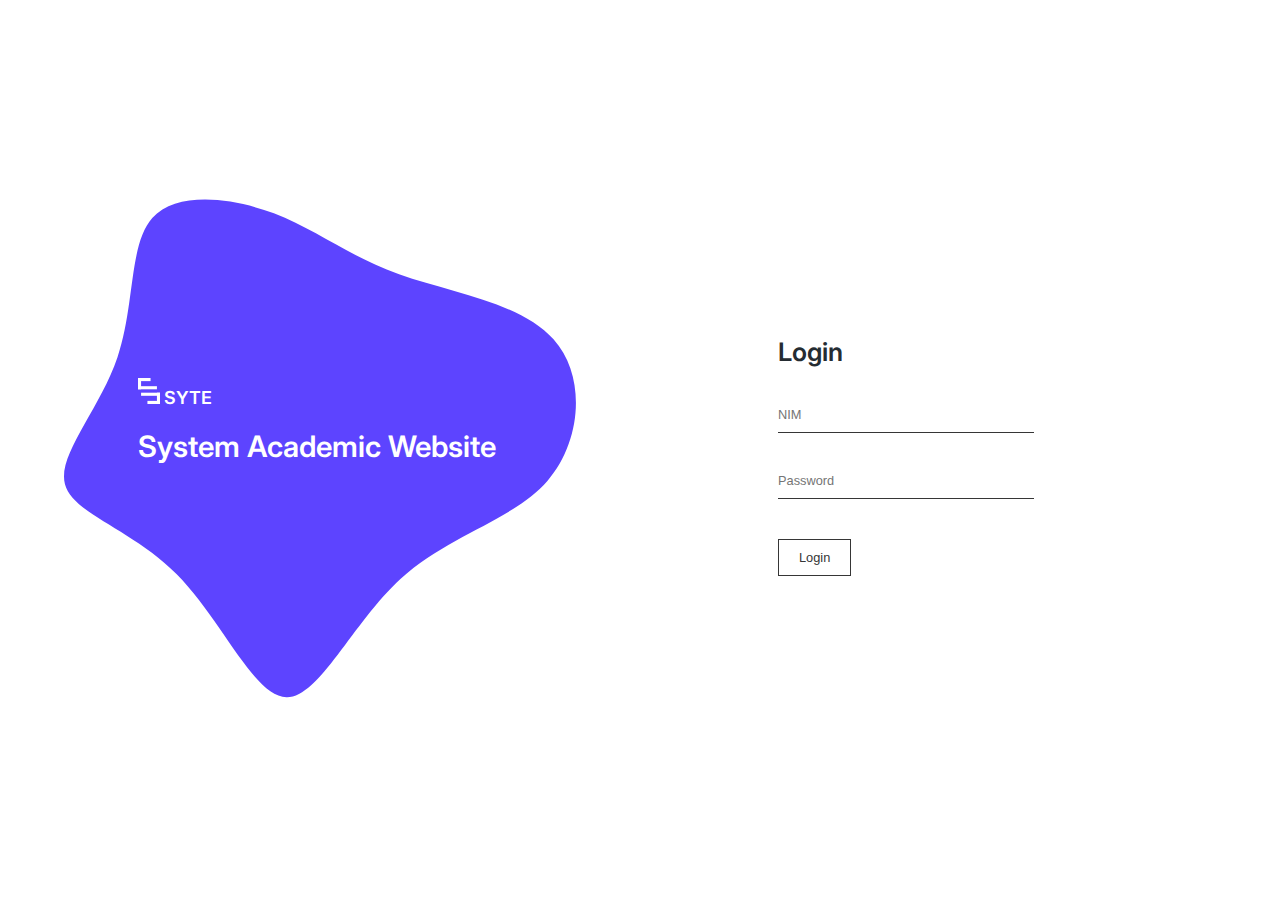
<file: index.html>
<!DOCTYPE html>
<html lang="en">
<head>
    <meta charset="UTF-8">
    <meta http-equiv="X-UA-Compatible" content="IE=edge">
    <meta name="viewport" content="width=device-width, initial-scale=1.0">
    <title>SYTE - Homepage</title>

    <link rel="icon" href="icon/logo.svg" sizes="any" type="image/svg+xml">
    <!-- <link rel="stylesheet" href="css/style.css"> -->
    <!-- <link rel="stylesheet" href="css/style-add.css"> -->
    <link rel="stylesheet" href="css/style-homepage.css">
</head>
<body>
    <div class="background">
        <div class="container">
            <div class="row">
                <div class="column" id="left">
                    <img src="icon/Vector.svg">
                </div>
                <div class="column" id="right">
                    <!-- <img src="img/time-management.svg"> -->
                </div>
            </div>
        </div>
    </div>
    
    <div class="content">
        <div class="container">
            <div class="row">
                <div class="column" id="left">
                    <img src="icon/logo.svg" alt="SYTE" id="logo">
                    <h3 style="display: inline;">SYTE</h3>
                    <h1>System Academic Website</h1>
                    <!-- <p>Lorem ipsum dolor sit amet consectetur, adipisicing elit.</p> -->
                </div>
                <div class="column">
                    <h2>Login</h2>
                    <form>
                        <input type="text" id="nim" placeholder="NIM">                        
                        <input type="password" id="input-password" placeholder="Password">
                        <p id="login-fail-msg" style="display: none; color: red; margin-top: -1vw;;">You have wrong input in NIM or Password, please try again.</p>

                        <!-- <input type="checkbox" onclick="showPassword()">aaa<br> -->

                        <!-- <a type="submit" href="index.html" id="login-button">Login</a> -->
                        <input type="submit" id="login-button" value="Login" onclick="loginButton()">
                        <!-- <input type="submit" value="Register" style="margin-left: 20px;"> -->
                    </form>
                </div>
            </div>
        </div>
    </div>

    <script type="text/javascript">
        function showPassword() {
            var x = document.getElementById("input-password");
            if (x.type == password) {
                x.type = "text";
            } else {
                x.type = "password";
            }
        }

        function loginButton() {
            var nim = document.getElementById("nim");
            var password = document.getElementById("input-password");
            var login = document.getElementById("login-button");
            var loginFail = document.getElementById("login-fail-msg");
            
            login.type = "button";
            
            if (password.value !== "pulauCibiru") {
                password.style.borderColor = "red";
                
                if (nim !== "1901010") {
                    nim.style.borderColor = "red";
                }

                loginFail.style.display = "block";
                window.location.href = '#wrong-login';
                login.type = "submit";

            } else {
                window.location.href = 'dashboard.html';
            }
        }
    </script>
</body>
</html>
</file>
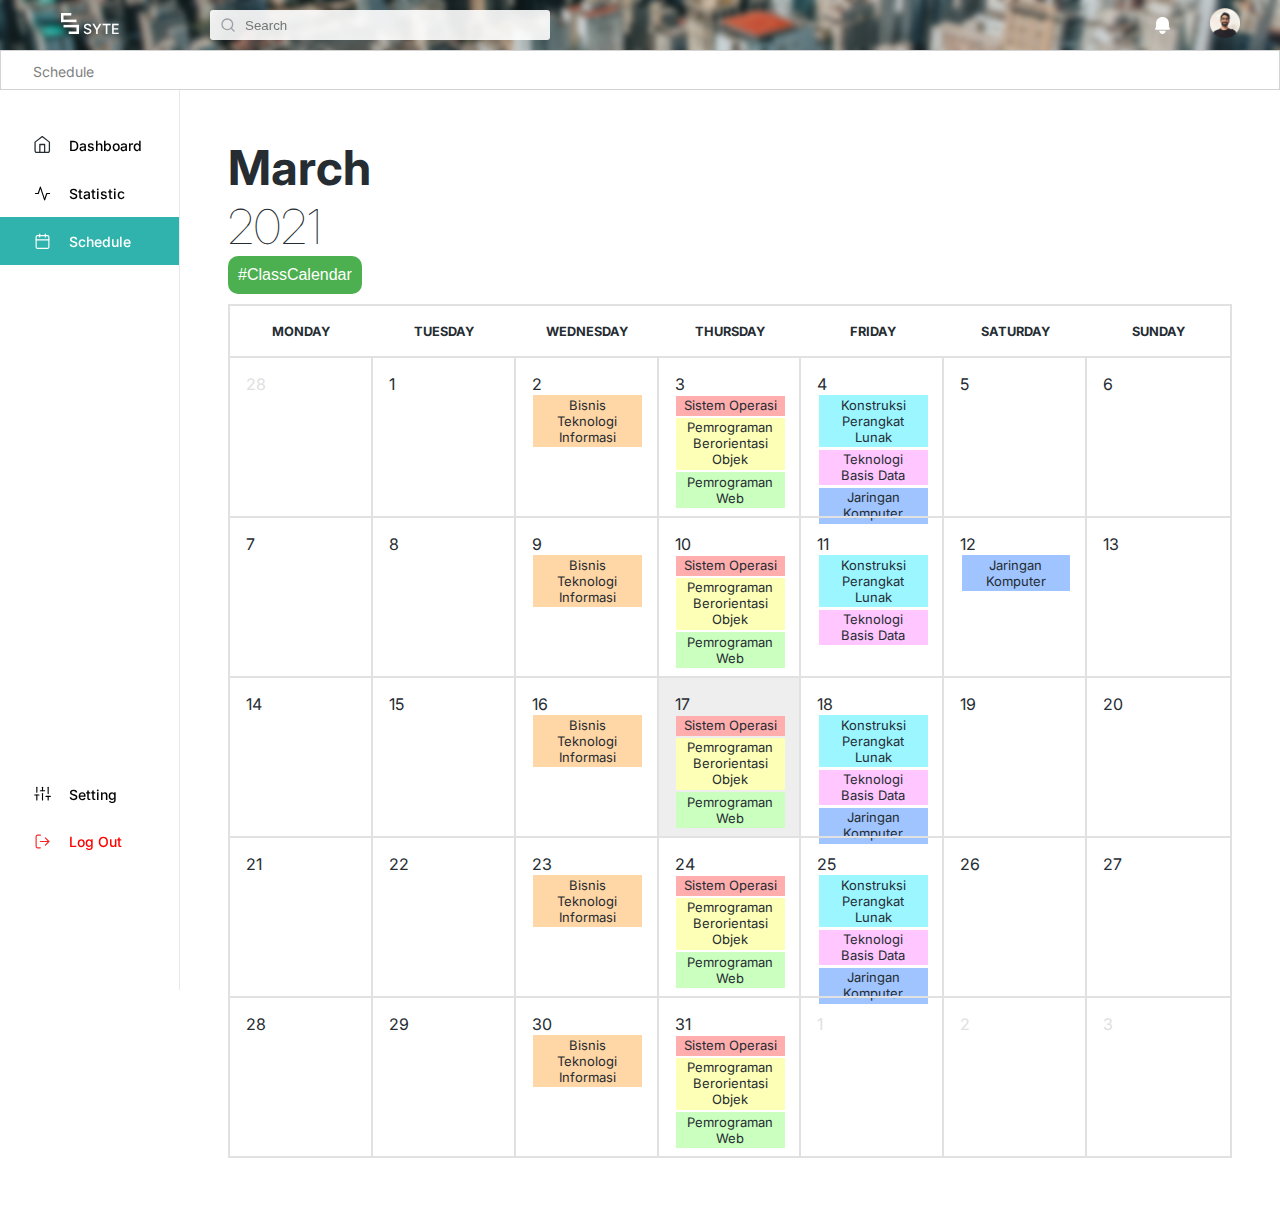
<file: classSchedule.html>
<!DOCTYPE html>
<html lang="en">

<head>
    <meta charset="UTF-8">

    <link rel="icon" href="icon/logo.svg" sizes="any" type="image/svg+xml">
    <link rel="stylesheet" href="css/styleClassSchedule.css">
    <link rel="stylesheet" href="css/style.css">
    <link rel="stylesheet" href="css/style-add.css">
    <title>Class Schedule</title>
</head>

<body>
    <!--=========== NAV ===========-->
    <!-- TOP -->

    <nav class="top-nav">
        <div class="nav-container">
            <div class="logo">
                <img src="icon/logo.svg" alt="Syte">
                <p>SYTE</p>
            </div>

            <div class="search">
                <label for="search">
                    <input type="text" id="search" placeholder="Search">
                </label>
            </div>

            <div class="notification">
                <a href="#notification"></a>
                <div class="dropdown" style="float:right;">
                    <img src="icon/bell.svg">
                    <i class="fa fa-caret-down"></i>
                    <div class="dropdown-content">
                        <a href="#">Middle Exam Schedule</a>
                        <a href="#">Semester Break Schedule</a>
                        <a href="#">Freshment Orientation</a>
                    </div>
                </div>
            </div>

            <div class="user-thumbnail">
                <img src="img/uchiha.png" alt="Uchiha">
            </div>
        </div>
    </nav>

    <nav id="breadcrumb">
        <h2>Schedule</h2>
    </nav>

    <!-- SIDE -->
    <div class="side">

        <a class="inactive" href="index.html">
            <img class="icon" src="icon/home.svg">Dashboard
        </a>

        <a class="inactive" href="Statistics.html">
            <img class="icon" src="icon/activity.svg">Statistic
        </a>
        <a class="active" href="schedule.html">
            <img class="icon" src="icon/calendar.svg">Schedule
        </a>

        <div class="bottom-menu">
            <a class="inactive" href="settings.html">
                <img class="icon" src="icon/sliders.svg">Setting
            </a>
            <a class="inactive" href="#" id="logout">
                <img class="icon" src="icon/log-out.svg">Log Out
            </a>
        </div>

    </div>
    <!-- ini perubahan -->

    <!--=========== CONTENT ===========-->

    <div class="content">
        <!-- <div class="wrapper"> -->
        <!-- <div class="content"> -->
        <main>
            <div>
                <div class="Bulan">March</div>
                <div class="Tahun">2021</div>
                <div class="dropdowns">
                    <button class="dropbtns">#ClassCalendar </button>
                    <div class="dropdown-contents">
                        <a href="schedule.html">#AssignmentCalendar</a>
                    </div>
                </div>
            </div>

            <div class="calendar">
                <div class="calendar__header">
                    <div>Monday</div>
                    <div>Tuesday</div>
                    <div>Wednesday</div>
                    <div>Thursday</div>
                    <div>Friday</div>
                    <div>Saturday</div>
                    <div>Sunday</div>
                </div>
                <div class="calendar__week">
                    <div class="calendar__day AnotherMonth">28</div>
                    <div class="calendar__day day">1</div>
                    <div class="calendar__day day">2
                        <div class="tooltip matkul1"> Bisnis Teknologi Informasi
                            <span class="tooltiptext">Bisnis Teknologi Informasi <br>08.40 - 10.20</span>
                        </div>
                    </div>
                    <div class="calendar__day day">3
                        <div class="tooltip matkul2"> Sistem Operasi
                            <span class="tooltiptext">Sistem Operasi <br> 07.00 - 09.30</span>
                        </div>
                        <div class="tooltip matkul3"> Pemrograman Berorientasi Objek
                            <span class="tooltiptext">Pemrograman Berorientasi Objek<br>09.30 - 12.00</span>
                        </div>
                        <div class="tooltip matkul4"> Pemrograman Web
                            <span class="tooltiptext">Pemrograman Web<br>13.00 - 15.30</span>
                        </div>
                    </div>
                    <div class="calendar__day day">4
                        <div class="tooltip matkul5"> Konstruksi Perangkat Lunak
                            <span class="tooltiptext">Konstruksi Perangkat Lunak<br> 07.00 - 09.30</span>
                        </div>
                        <div class="tooltip matkul6"> Teknologi Basis Data
                            <span class="tooltiptext">Teknologi Basis Data<br>09.30 - 12.00</span>
                        </div>
                        <div class="tooltip matkul7"> Jaringan Komputer
                            <span class="tooltiptext ">Jaringan Komputer<br>13.00 - 15.30</span>
                        </div>
                    </div>
                    <div class="calendar__day day">5</div>
                    <div class="calendar__day day">6</div>

                </div>
                <div class="calendar__week">
                    <div class="calendar__day day">7</div>
                    <div class="calendar__day day">8</div>
                    <div class="calendar__day day">9
                        <div class="tooltip matkul1"> Bisnis Teknologi Informasi
                            <span class="tooltiptext">Bisnis Teknologi Informasi <br>08.40 - 10.20</span>
                        </div>
                    </div>
                    <div class="calendar__day day">10
                        <div class="tooltip matkul2"> Sistem Operasi
                            <span class="tooltiptext">Sistem Operasi <br> 07.00 - 09.30</span>
                        </div>
                        <div class="tooltip matkul3"> Pemrograman Berorientasi Objek
                            <span class="tooltiptext">Pemrograman Berorientasi Objek<br>09.30 - 12.00</span>
                        </div>
                        <div class="tooltip matkul4"> Pemrograman Web
                            <span class="tooltiptext">Pemrograman Web<br>13.00 - 15.30</span>
                        </div>
                    </div>
                    <div class="calendar__day day">11
                        <div class="tooltip matkul5"> Konstruksi Perangkat Lunak
                            <span class="tooltiptext">Konstruksi Perangkat Lunak<br> 07.00 - 09.30</span>
                        </div>
                        <div class="tooltip matkul6"> Teknologi Basis Data
                            <span class="tooltiptext">Teknologi Basis Data<br>09.30 - 12.00</span>
                        </div>

                    </div>
                    <div class="calendar__day day">12
                        <div class="tooltip matkul7"> Jaringan Komputer
                            <span class="tooltiptext ">Jaringan Komputer<br>07.00 - 09.30</span>
                        </div>
                    </div>
                    <div class="calendar__day day">13</div>

                </div>
                <div class="calendar__week">
                    <div class="calendar__day day">14</div>
                    <div class="calendar__day day">15</div>
                    <div class="calendar__day day">16
                        <div class="tooltip matkul1"> Bisnis Teknologi Informasi
                            <span class="tooltiptext">Bisnis Teknologi Informasi <br>08.40 - 10.20</span>
                        </div>
                    </div>
                    <div class="calendar__day day" id="today">17
                        <div class="tooltip matkul2"> Sistem Operasi
                            <span class="tooltiptext">Sistem Operasi <br> 07.00 - 09.30</span>
                        </div>
                        <div class="tooltip matkul3"> Pemrograman Berorientasi Objek
                            <span class="tooltiptext">Pemrograman Berorientasi Objek<br>09.30 - 12.00</span>
                        </div>
                        <div class="tooltip matkul4"> Pemrograman Web
                            <span class="tooltiptext">Pemrograman Web<br>13.00 - 15.30</span>
                        </div>
                    </div>
                    <div class="calendar__day day">18
                        <div class="tooltip matkul5"> Konstruksi Perangkat Lunak
                            <span class="tooltiptext">Konstruksi Perangkat Lunak<br> 07.00 - 09.30</span>
                        </div>
                        <div class="tooltip matkul6"> Teknologi Basis Data
                            <span class="tooltiptext">Teknologi Basis Data<br>09.30 - 12.00</span>
                        </div>
                        <div class="tooltip matkul7"> Jaringan Komputer
                            <span class="tooltiptext ">Jaringan Komputer<br>13.00 - 15.30</span>
                        </div>
                    </div>
                    <div class="calendar__day day">19</div>
                    <div class="calendar__day day">20</div>

                </div>
                <div class="calendar__week">
                    <div class="calendar__day day">21</div>
                    <div class="calendar__day day">22</div>
                    <div class="calendar__day day">23
                        <div class="tooltip matkul1"> Bisnis Teknologi Informasi
                            <span class="tooltiptext">Bisnis Teknologi Informasi <br>08.40 - 10.20</span>
                        </div>
                    </div>
                    <div class="calendar__day day">24
                        <div class="tooltip matkul2"> Sistem Operasi
                            <span class="tooltiptext">Sistem Operasi <br> 07.00 - 09.30</span>
                        </div>
                        <div class="tooltip matkul3"> Pemrograman Berorientasi Objek
                            <span class="tooltiptext">Pemrograman Berorientasi Objek<br>09.30 - 12.00</span>
                        </div>
                        <div class="tooltip matkul4"> Pemrograman Web
                            <span class="tooltiptext">Pemrograman Web<br>13.00 - 15.30</span>
                        </div>
                    </div>
                    <div class="calendar__day day">25
                        <div class="tooltip matkul5"> Konstruksi Perangkat Lunak
                            <span class="tooltiptext">Konstruksi Perangkat Lunak<br> 07.00 - 09.30</span>
                        </div>
                        <div class="tooltip matkul6"> Teknologi Basis Data
                            <span class="tooltiptext">Teknologi Basis Data<br>09.30 - 12.00</span>
                        </div>
                        <div class="tooltip matkul7"> Jaringan Komputer
                            <span class="tooltiptext ">Jaringan Komputer<br>13.00 - 15.30</span>
                        </div>
                    </div>
                    <div class="calendar__day day">26</div>
                    <div class="calendar__day day">27</div>

                </div>
                <div class="calendar__week">
                    <div class="calendar__day day">28</div>
                    <div class="calendar__day day">29</div>
                    <div class="calendar__day day">30
                        <div class="tooltip matkul1"> Bisnis Teknologi Informasi
                            <span class="tooltiptext">Bisnis Teknologi Informasi <br>08.40 - 10.20</span>
                        </div>
                    </div>
                    <div class="calendar__day day">31
                        <div class="tooltip matkul2"> Sistem Operasi
                            <span class="tooltiptext">Sistem Operasi <br> 07.00 - 09.30</span>
                        </div>
                        <div class="tooltip matkul3"> Pemrograman Berorientasi Objek
                            <span class="tooltiptext">Pemrograman Berorientasi Objek<br>09.30 - 12.00</span>
                        </div>
                        <div class="tooltip matkul4"> Pemrograman Web
                            <span class="tooltiptext">Pemrograman Web<br>13.00 - 15.30</span>
                        </div>
                    </div>
                    <div class="calendar__day AnotherMonth">1</div>
                    <div class="calendar__day AnotherMonth">2</div>
                    <div class="calendar__day AnotherMonth">3</div>
                </div>
            </div>


        </main>

    </div>


</body>

</html>
</file>
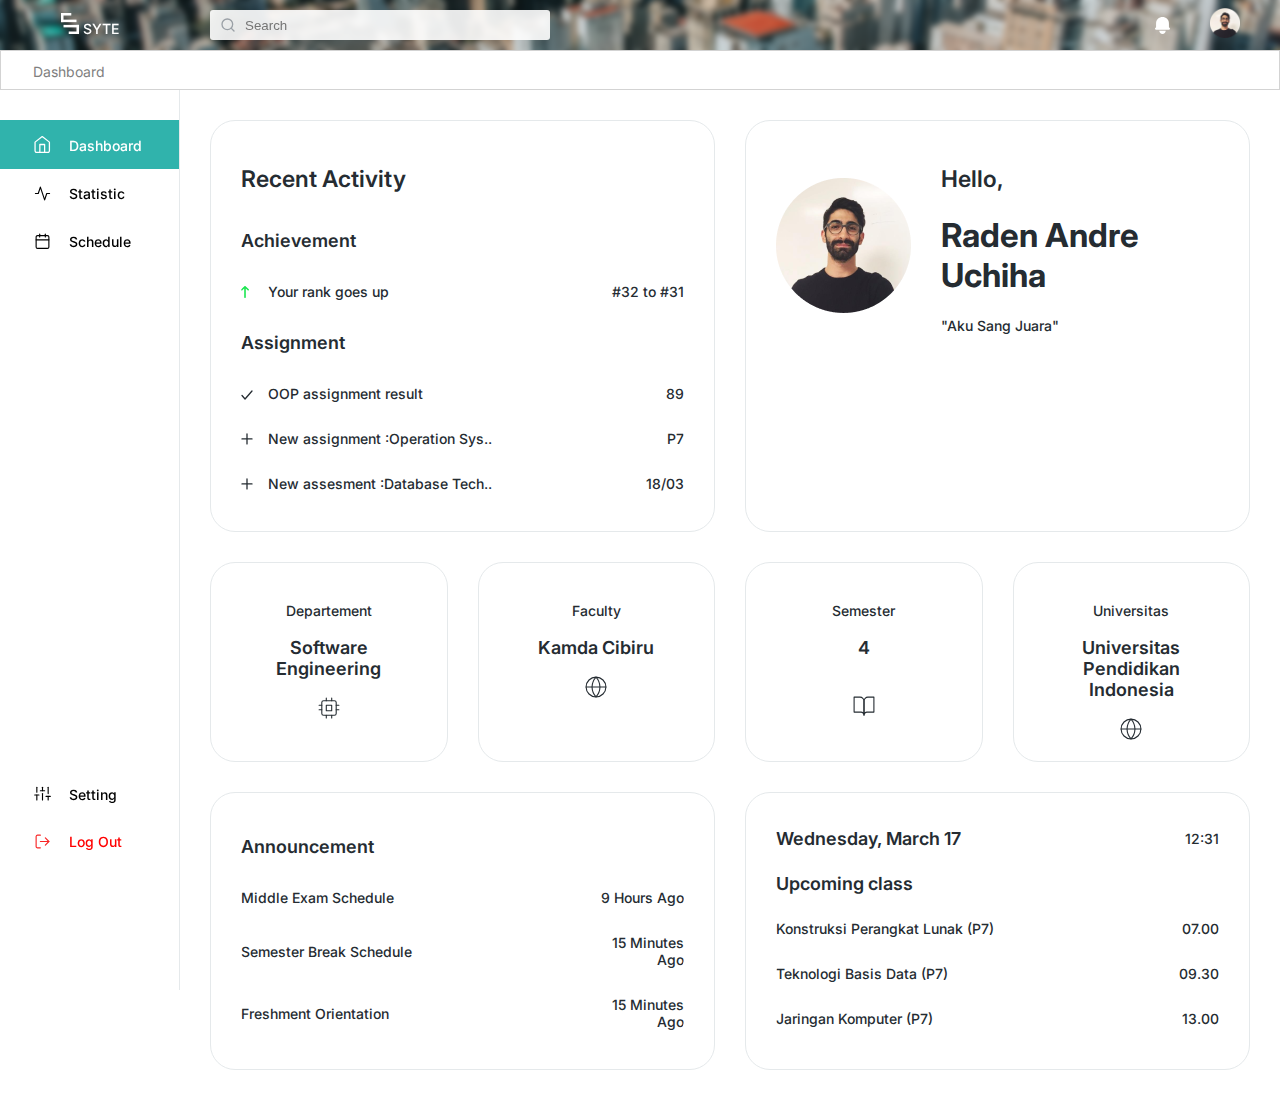
<file: dashboard.html>
<!-- Hafizh, Rayhan, Reynaldi -->
<!DOCTYPE html>
<html lang="en">

<head>
    <meta charset="UTF-8">
    <meta name="viewport" content="width=device-width, initial-scale=1.0">
    <title>Dashboard</title>

    <link rel="icon" href="icon/logo.svg" sizes="any" type="image/svg+xml">
    <link rel="stylesheet" href="css/style.css">
    <link rel="stylesheet" href="css/style-dashboard.css">
    <link rel="stylesheet" href="css/style-add.css">
</head>

<body>

    <!--=========== NAV ===========-->

    <!-- TOP -->

    <nav class="top-nav">
        <div class="nav-container">
            <div class="logo">
                <img src="icon/logo.svg" alt="Syte">
                <p>SYTE</p>
            </div>

            <div class="search">
                <label for="search">
                    <input type="text" id="search" placeholder="Search">
                </label>
            </div>

            <div class="notification">
                <a href="#notification"></a>
                <div class="dropdown" style="float:right;">
                    <img src="icon/bell.svg">
                    <i class="fa fa-caret-down"></i>
                    <div class="dropdown-content">
                        <a href="#">Middle Exam Schedule</a>
                        <a href="#">Semester Break Schedule</a>
                        <a href="#">Freshment Orientation</a>
                    </div>
                </div>

            </div>
            <div class="user-thumbnail">
                <img src="img/uchiha.png" alt="Uchiha">
            </div>
    </nav>

    <nav id="breadcrumb">
        <h2>Dashboard</h2>
    </nav>

    <!-- SIDE -->
    <div class="side">

        <a class="active" href="dashboard.html">
            <img class="icon" src="icon/home.svg">Dashboard
        </a>
        <a class="inactive" href="Statistics.html">
            <img class="icon" src="icon/activity.svg">Statistic
        </a>
        <a class="inactive" href="schedule.html">
            <img class="icon" src="icon/calendar.svg">Schedule
        </a>

        <div class="bottom-menu">
            <a class="inactive" href="settings.html">
                <img class="icon" src="icon/sliders.svg">Setting
            </a>
            <a class="inactive" href="index.html" id="logout">
                <img class="icon" src="icon/log-out.svg">Log Out
            </a>
        </div>
    </div>


    <!--=========== CONTENT ===========-->


    <div class="content">
        <div class="container">

            <div class="content-grid-container">

                <div class="short-profile">
                    <div class="row">
                        <div class="column" id="profile-pic">
                            <!-- <div > -->
                            <img src="img/uchiha.png" style="width:200px">
                            <!-- </div> -->
                        </div>
                        <div class="column">
                            <h2>Hello,</h2>
                            <h1>Raden Andre Uchiha</h1>
                            <!-- <span><sub><i>@1901010</i></sub></span> -->
                            <p>"Aku Sang Juara"</p>

                        </div>
                    </div>
                </div>
                <div class="recent-activity">
                    <div class="item2-left">
                        <!-- style="background-color:#aaa;" -->
                        <div class="row">
                            <div class="column" id="item-flex-left">
                                <h2>Recent Activity</h2>
                            </div>
                        </div>
                        <div class="row">
                            <div class="column" id="item-flex-left">
                                <h3>Achievement</h3>
                            </div>
                        </div>
                        <div class="row">
                            <div class="column" id="activity-icon">
                                <img src="icon/up.svg">
                            </div>
                            <div class="column" id="item-flex-left">
                                <p>Your rank goes up</p>
                            </div>
                            <div class="column" id="item-flex-right">
                                <p>#32 to #31</p>
                            </div>
                        </div>
                        <div class="row">
                            <div class="column" id="item-flex-left">
                                <h3>Assignment</h3>
                            </div>
                        </div>
                        <div class="row">
                            <div class="column" id="activity-icon">
                                <img src="icon/check.svg">
                            </div>
                            <div class="column" id="item-flex-left">
                                <p>OOP assignment result</p>
                            </div>
                            <div class="column" id="item-flex-right">
                                <p>89</p>
                            </div>
                        </div>
                        <div class="row">
                            <div class="column" id="activity-icon">
                                <img src="icon/new.svg">
                            </div>
                            <div class="column" id="item-flex-left">
                                <p>New assignment :Operation Sys..</p>
                            </div>
                            <div class="column" id="item-flex-right">
                                <p>P7</p>
                            </div>
                        </div>
                        <div class="row">
                            <div class="column" id="activity-icon">
                                <img src="icon/new.svg">
                            </div>
                            <div class="column" id="item-flex-left">
                                <p>New assesment :Database Tech..</p>
                            </div>
                            <div class="column" id="item-flex-right">
                                <p>18/03</p>
                            </div>
                        </div>

                    </div>

                </div>
                <div class="square-card">
                    <p>Departement</p>
                    <h3>Software Engineering</h3>
                    <img src="icon/department.svg" style="width: 22px">
                </div>
                <div class="square-card">
                    <p>Faculty</p>
                    <h3>Kamda Cibiru</h3>
                    <img src="icon/faculty.svg" style="width: 22px">
                </div>

                <div class="square-card">
                    <p>Semester</p>
                    <h3>4</h3><br>
                    <img src="icon/semester.svg" style="width: 22px">
                </div>
                <div class="square-card">
                    <p>Universitas</p>
                    <h3>Universitas Pendidikan Indonesia</h3>
                    <img src="icon/faculty.svg" style="width: 22px">
                </div>
                <div class="item6">
                    <div class="row" id="date">
                        <div class="column" id="item-flex-left">
                            <h3>Wednesday, March 17</h3>
                        </div>
                        <div class="column" id="item-flex-right">
                            <p>12:31</p>
                        </div>
                    </div>
                    <div class="row" id="date">
                        <div class="column" id="item-flex-left">
                            <h3>Upcoming class</h3>
                        </div>
                    </div>
                    <div class="row" id="date">
                        <div class="column" id="item-flex-left">
                            <p>Konstruksi Perangkat Lunak (P7)</p>
                        </div>
                        <div class="column" id="item-flex-right">
                            <p>07.00</p>
                        </div>
                    </div>
                    <div class="row" id="date">
                        <div class="column" id="item-flex-left">
                            <p>Teknologi Basis Data (P7)</p>
                        </div>
                        <div class="column" id="item-flex-right">
                            <p>09.30</p>
                        </div>
                    </div>
                    <div class="row" id="date">
                        <div class="column" id="item-flex-left">
                            <p>Jaringan Komputer (P7)</p>
                        </div>
                        <div class="column" id="item-flex-right">
                            <p>13.00</p>
                        </div>
                    </div>

                </div>
                <div class="short-announcement">
                    <h3>Announcement</h3>
                    <div class="row">
                        <div class="column" id="item-flex-left">
                            <p>Middle Exam Schedule</p>
                        </div>
                        <div class="column" id="item-flex-right">
                            <p>9 Hours Ago</p>
                        </div>
                    </div>
                    <div class="row">
                        <div class="column" id="item-flex-left">
                            <p>Semester Break Schedule</p>
                        </div>
                        <div class="column" id="item-flex-right">
                            <p>15 Minutes Ago</p>
                        </div>
                    </div>
                    <div class="row">
                        <div class="column" id="item-flex-left">
                            <p>Freshment Orientation</p>
                        </div>
                        <div class="column" id="item-flex-right">
                            <p>15 Minutes Ago</p>
                        </div>
                    </div>
                </div>


            </div>

            <!-- Flexbox -->
            <!-- <div class="row">
				<div class="column">
					<h2>Konten 1</h2>
				</div>

				<div class="column">
					<h2>Coba</h2>
				</div>
			</div>

			<div class="row">
				<div class="column">
					<h2>1</h2>
				</div>
				<div class="column">
					<h2>2</h2>
				</div>
				<div class="column">
					<h2>3</h2>
				</div>
			</div>

			<div class="row">
				<div class="column">
					<h2>Kenapa</h2>
				</div>
				<div class="column">
					<h2>Dimana</h2>
				</div>
				<div class="column">
					<h2>Mengapa</h2>
				</div>
				<div class="column">
					<h2>Bagaimana</h2>
				</div> 

			</div>
		</div>-->
        </div>


</body>

</html>
</file>
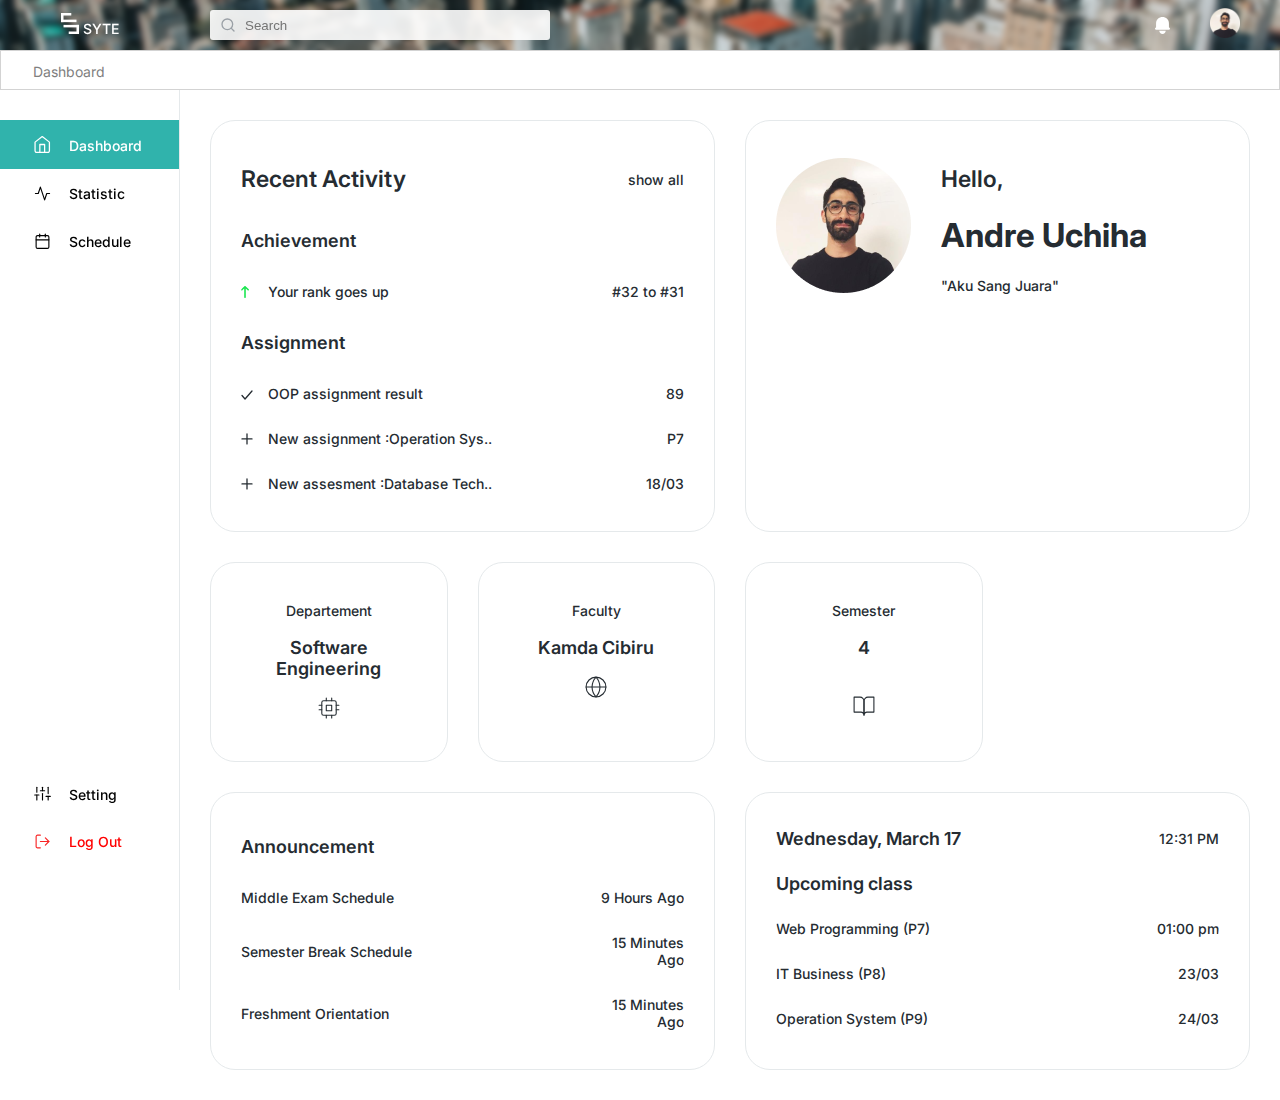
<file: index-lecturer.html>
<!-- Hafizh, Rayhan, Reynaldi -->
<!DOCTYPE html>
<html lang="en">

<head>
	<meta charset="UTF-8">
	<meta name="viewport" content="width=device-width, initial-scale=1.0">
	<title>SYTE - Bismillah</title>

	<link rel="icon" href="icon/logo.svg" sizes="any" type="image/svg+xml">
	<link rel="stylesheet" href="css/style.css">
	<link rel="stylesheet" href="css/style-dashboard.css">
	<link rel="stylesheet" href="css/style-add.css">
</head>

<body>

	<!--=========== NAV ===========-->

	<!-- TOP -->

	<nav class="top-nav">
		<div class="nav-container">
			<div class="logo">
				<img src="icon/logo.svg" alt="Syte">
				<p>SYTE</p>
			</div>

			<div class="search">
				<label for="search">
					<input type="text" id="search" placeholder="Search">
				</label>
			</div>

			<div class="notification">
				<a href="#notification">
					<img src="icon/bell.svg">
				</a>
			</div>

			<div class="user-thumbnail">
				<img src="img/uchiha.png" alt="Uchiha">
			</div>
		</div>
	</nav>

	<nav id="breadcrumb">
		<h2>Dashboard</h2>
	</nav>

	<!-- SIDE -->
	<div class="side">

		<a class="active" href="index.html">
			<img class="icon" src="icon/home.svg">Dashboard
		</a>
		<a class="inactive" href="Statistics.html">
			<img class="icon" src="icon/activity.svg">Statistic
		</a>
		<a class="inactive" href="schedule.html">
			<img class="icon" src="icon/calendar.svg">Schedule
		</a>

		<div class="bottom-menu">
			<a class="inactive" href="settings.html">
				<img class="icon" src="icon/sliders.svg">Setting
			</a>
			<a class="inactive" href="#" id="logout">
				<img class="icon" src="icon/log-out.svg">Log Out
			</a>
		</div>
	</div>


	<!--=========== CONTENT ===========-->


	<div class="content">
		<div class="container">
			
			<div class="content-grid-container">

				<div class="short-profile">
					<div class="row">
						<div class="column" id="profile-pic">
							<!-- <div > -->
								<img src="img/uchiha.png" style="width:200px">
							<!-- </div> -->
						</div>
						<div class="column">
							<h2>Hello,</h2>
							<h1>Andre Uchiha</h1>
							<!-- <span><sub><i>@1901010</i></sub></span> -->
							<p>"Aku Sang Juara"</p>

						</div>
					</div>
					
				</div>
				<div class="recent-activity">
					<div class="item2-left">
						<!-- style="background-color:#aaa;" -->
						<div class="row">
							<div class="column" id="item-flex-left">
								<h2>Recent Activity</h2>
							</div>
							<div class="column" id="item-flex-right">
								<p>show all</p>
							</div>
						</div>
						<div class="row">
							<div class="column" id="item-flex-left">
								<h3>Achievement</h3>
							</div>
						</div>
						<div class="row">
							<div class="column" id="activity-icon">
								<img src="icon/up.svg">
							</div>
							<div class="column" id="item-flex-left">
								<p>Your rank goes up</p>
							</div>
							<div class="column" id="item-flex-right">
								<p>#32 to #31</p>
							</div>
						</div>
						<div class="row">
							<div class="column" id="item-flex-left">
								<h3>Assignment</h3>
							</div>
						</div>
						<div class="row">
							<div class="column" id="activity-icon">
								<img src="icon/check.svg">
							</div>
							<div class="column" id="item-flex-left">
								<p>OOP assignment result</p>
							</div>
							<div class="column" id="item-flex-right">
								<p>89</p>
							</div>
						</div>
						<div class="row">
							<div class="column" id="activity-icon">
								<img src="icon/new.svg">
							</div>
							<div class="column" id="item-flex-left">
								<p>New assignment :Operation Sys..</p>
							</div>
							<div class="column" id="item-flex-right">
								<p>P7</p>
							</div>
						</div>
						<div class="row">
							<div class="column" id="activity-icon">
								<img src="icon/new.svg">
							</div>
							<div class="column" id="item-flex-left">
								<p>New assesment :Database Tech..</p>
							</div>
							<div class="column" id="item-flex-right">
								<p>18/03</p>
							</div>
						</div>

					</div>
					<div class="item2-right">
					</div>
				</div>
				<div class="square-card">
					<p>Departement</p>
					<h3>Software Engineering</h3>
					<img src="icon/department.svg" style="width: 22px">
				</div>
				<div class="square-card">
					<p>Faculty</p>
					<h3>Kamda Cibiru</h3>
					<img src="icon/faculty.svg" style="width: 22px">
				</div>
				<div class="square-card">
					<p>Semester</p>
					<h3>4</h3><br>
					<img src="icon/semester.svg" style="width: 22px">
				</div>
				<div class="item6">
					<div class="row" id="date">
						<div class="column" id="item-flex-left">
							<h3>Wednesday, March 17</h3>
						</div>
						<div class="column" id="item-flex-right">
							<p>12:31 PM</p>
						</div>
					</div>
					<div class="row" id="date">
						<div class="column" id="item-flex-left">
							<h3>Upcoming class</h3>
						</div>
					</div>
					<div class="row" id="date">
						<div class="column" id="item-flex-left">
							<p>Web Programming (P7)</p>
						</div>
						<div class="column" id="item-flex-right">
							<p>01:00 pm</p>
						</div>
					</div>
					<div class="row" id="date">
						<div class="column" id="item-flex-left">
							<p>IT Business (P8)</p>
						</div>
						<div class="column" id="item-flex-right">
							<p>23/03</p>
						</div>
					</div>
					<div class="row" id="date">
						<div class="column" id="item-flex-left">
							<p>Operation System (P9)</p>
						</div>
						<div class="column" id="item-flex-right">
							<p>24/03</p>
						</div>
					</div>

				</div>
				<div class="short-announcement">
					<h3>Announcement</h3>
					<div class="row">
						<div class="column" id="item-flex-left">
							<p>Middle Exam Schedule</p>
						</div>
						<div class="column" id="item-flex-right">
							<p>9 Hours Ago</p>
						</div>
					</div>
					<div class="row">
						<div class="column" id="item-flex-left">
							<p>Semester Break Schedule</p>
						</div>
						<div class="column" id="item-flex-right">
							<p>15 Minutes Ago</p>
						</div>
					</div>
					<div class="row">
						<div class="column" id="item-flex-left">
							<p>Freshment Orientation</p>
						</div>
						<div class="column" id="item-flex-right">
							<p>15 Minutes Ago</p>
						</div>
					</div>
				</div>


			</div>

			<!-- Flexbox -->
			<!-- <div class="row">
				<div class="column">
					<h2>Konten 1</h2>
				</div>

				<div class="column">
					<h2>Coba</h2>
				</div>
			</div>

			<div class="row">
				<div class="column">
					<h2>1</h2>
				</div>
				<div class="column">
					<h2>2</h2>
				</div>
				<div class="column">
					<h2>3</h2>
				</div>
			</div>

			<div class="row">
				<div class="column">
					<h2>Kenapa</h2>
				</div>
				<div class="column">
					<h2>Dimana</h2>
				</div>
				<div class="column">
					<h2>Mengapa</h2>
				</div>
				<div class="column">
					<h2>Bagaimana</h2>
				</div> 

			</div>
		</div>-->
		</div>


</body>

</html>
</file>
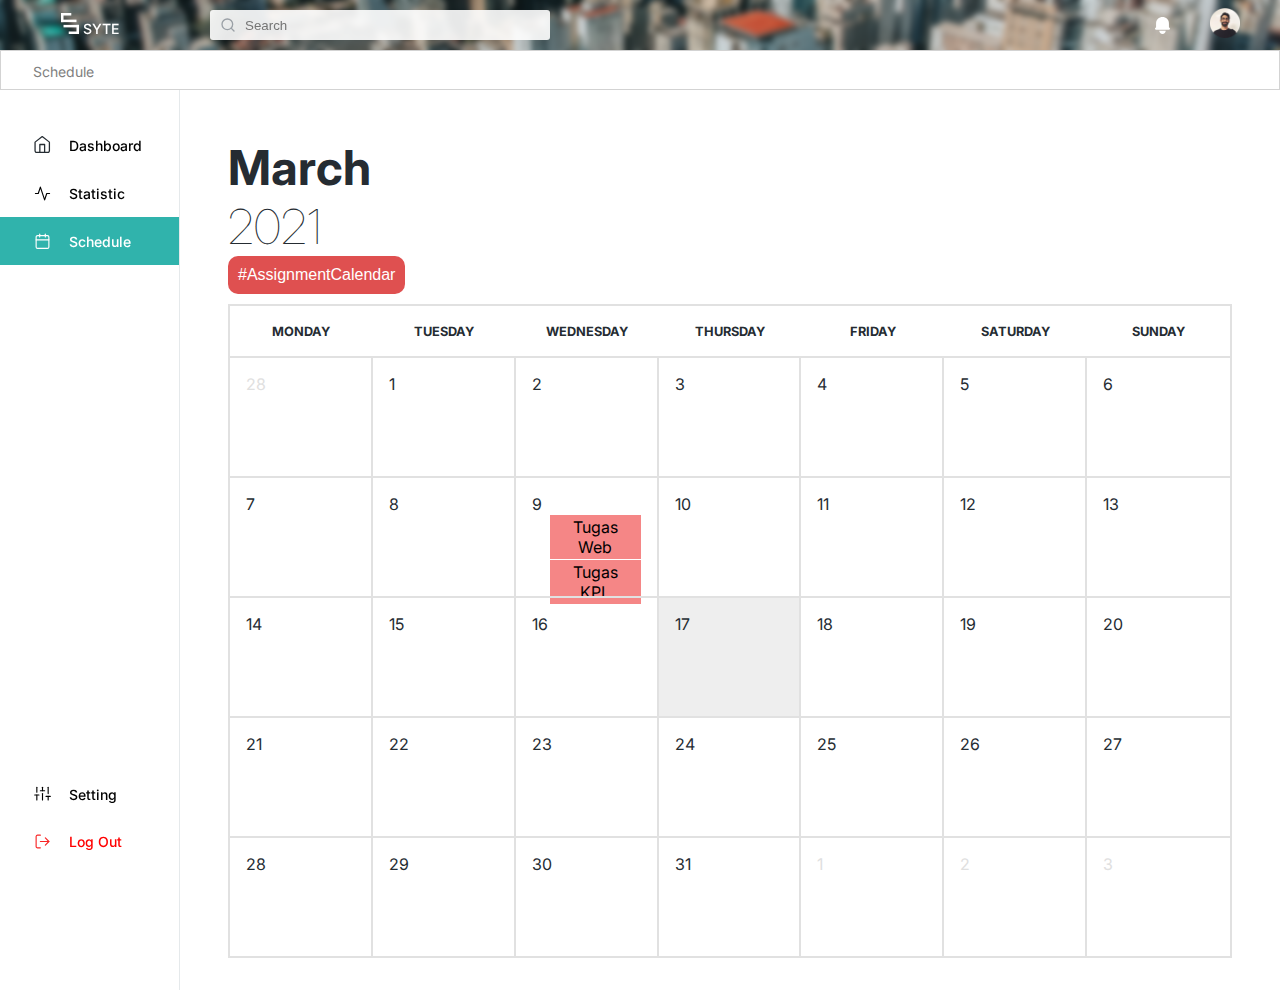
<file: schedule.html>
<!DOCTYPE html>
<html lang="en">

<head>
    <meta charset="UTF-8">

    <link rel="icon" href="icon/logo.svg" sizes="any" type="image/svg+xml">
    <link rel="stylesheet" href="css/styleCalendar.css">
    <link rel="stylesheet" href="css/style.css">
    <link rel="stylesheet" href="css/style-add.css">
    <title>Assignment Schedule</title>
</head>

<body>
    <!--=========== NAV ===========-->
    <!-- TOP -->

    <nav class="top-nav">
        <div class="nav-container">
            <div class="logo">
                <img src="icon/logo.svg" alt="Syte">
                <p>SYTE</p>
            </div>

            <div class="search">
                <label for="search">
                    <input type="text" id="search" placeholder="Search">
                </label>
            </div>

            <div class="notification">
                <a href="#notification"></a>
                <div class="dropdown" style="float:right;">
                    <img src="icon/bell.svg">
                    <i class="fa fa-caret-down"></i>
                    <div class="dropdown-content">
                        <a href="#">Middle Exam Schedule</a>
                        <a href="#">Semester Break Schedule</a>
                        <a href="#">Freshment Orientation</a>
                    </div>
                </div>
            </div>

            <div class="user-thumbnail">
                <img src="img/uchiha.png" alt="Uchiha">
            </div>
        </div>
    </nav>

    <nav id="breadcrumb">
        <h2>Schedule</h2>
    </nav>

    <!-- SIDE -->
    <div class="side">

        <a class="inactive" href="dashboard.html">
            <img class="icon" src="icon/home.svg">Dashboard
        </a>
        <a class="inactive" href="Statistics.html">
            <img class="icon" src="icon/activity.svg">Statistic
        </a>
        <a class="active" href="schedule.html">
            <img class="icon" src="icon/calendar.svg">Schedule
        </a>

        <div class="bottom-menu">
            <a class="inactive" href="settings.html">
                <img class="icon" src="icon/sliders.svg">Setting
            </a>
            <a class="inactive" href="index.html" id="logout">
                <img class="icon" src="icon/log-out.svg">Log Out
            </a>
        </div>

    </div>


    <!--=========== CONTENT ===========-->

    <div class="content">
        <!-- <div class="wrapper"> -->
        <!-- <div class="content"> -->
        <main>
            <div>
                <div class="Bulan">March</div>
                <div class="Tahun">2021</div>
                <div class="dropdowns">
                    <button class="dropbtns">#AssignmentCalendar </button>
                    <div class="dropdown-contents">
                        <a href="classSchedule.html">#ClassCalendar </a>
                    </div>
                </div>
            </div>

            <div class="calendar">
                <div class="calendar__header">
                    <div>Monday</div>
                    <div>Tuesday</div>
                    <div>Wednesday</div>
                    <div>Thursday</div>
                    <div>Friday</div>
                    <div>Saturday</div>
                    <div>Sunday</div>
                </div>
                <div class="calendar__week">
                    <div class="calendar__day AnotherMonth">28</div>
                    <div class="calendar__day day">1</div>
                    <div class="calendar__day day">2</div>
                    <div class="calendar__day day">3</div>
                    <div class="calendar__day day">4</div>
                    <div class="calendar__day day">5</div>
                    <div class="calendar__day day">6</div>

                </div>
                <div class="calendar__week">
                    <div class="calendar__day day">7</div>
                    <div class="calendar__day day">8</div>
                    <div class="calendar__day day">9
                        <div>
                            <button class="button" id="myBtn">Tugas Web</button>
                            <button class="button" id="myBtn1">Tugas KPL</button>
                        </div>
                    </div>
                    <div class="calendar__day day">10</div>
                    <div class="calendar__day day">11</div>
                    <div class="calendar__day day">12</div>
                    <div class="calendar__day day">13</div>

                </div>
                <div class="calendar__week">
                    <div class="calendar__day day">14</div>
                    <div class="calendar__day day">15</div>
                    <div class="calendar__day day">16</div>
                    <div class="calendar__day day" id="today">17</div>
                    <div class="calendar__day day">18</div>
                    <div class="calendar__day day">19</div>
                    <div class="calendar__day day">20</div>

                </div>
                <div class="calendar__week">
                    <div class="calendar__day day">21</div>
                    <div class="calendar__day day">22</div>
                    <div class="calendar__day day">23</div>
                    <div class="calendar__day day">24</div>
                    <div class="calendar__day day">25</div>
                    <div class="calendar__day day">26</div>
                    <div class="calendar__day day">27</div>

                </div>
                <div class="calendar__week">
                    <div class="calendar__day day">28</div>
                    <div class="calendar__day day">29</div>
                    <div class="calendar__day day">30</div>
                    <div class="calendar__day day">31</div>
                    <div class="calendar__day AnotherMonth">1</div>
                    <div class="calendar__day AnotherMonth">2</div>
                    <div class="calendar__day AnotherMonth">3</div>
                </div>
            </div>

            <!-- ====================== Tugas Web ====================== -->
            <div id="myModal" class="modal">
                <div class="modal-content">
                    <span class="close">&times;</span>
                    <h2>Tugas WEB</h2>
                    <p> Wednesday, 9 March 2021</p>
                    <p class="jam"> 12:40</p>
                    <hr class="line">
                    <p>Buatlah sebuah web yang berhubungan dengan pembelajaran jarak jauh dengan menggunakan
                        html,
                        css
                        dan javascript</p>
                </div>
                <script src="js/scriptCalendar.js"></script>
            </div>

            <!-- ====================== Tugas KPL ====================== -->
            <div id="myModal1" class="modal1">
                <div class="modal-content">
                    <span class="close1">&times;</span>
                    <div>
                        <h2>Tugas Konstruksi Perangkat Lunak</h2>
                        <p> Wednesday, 9 March 2021</p>
                        <p class="jam"> 19:40</p>
                    </div>
                    <hr class="line">
                    <p>Buatlah sebuah analisaweb yang berhubungan dengan pembelajaran jarak jauh dengan menggunakan
                        JUNIT</p>
                </div>
                <script src="js/scriptCalendar.js"></script>
            </div>
        </main>
        <!-- </div> -->
        <!-- </div> -->
        <div class="container">

        </div>
    </div>

    <script src="js/scriptCalendar.js"></script>
</body>

</html>
</file>
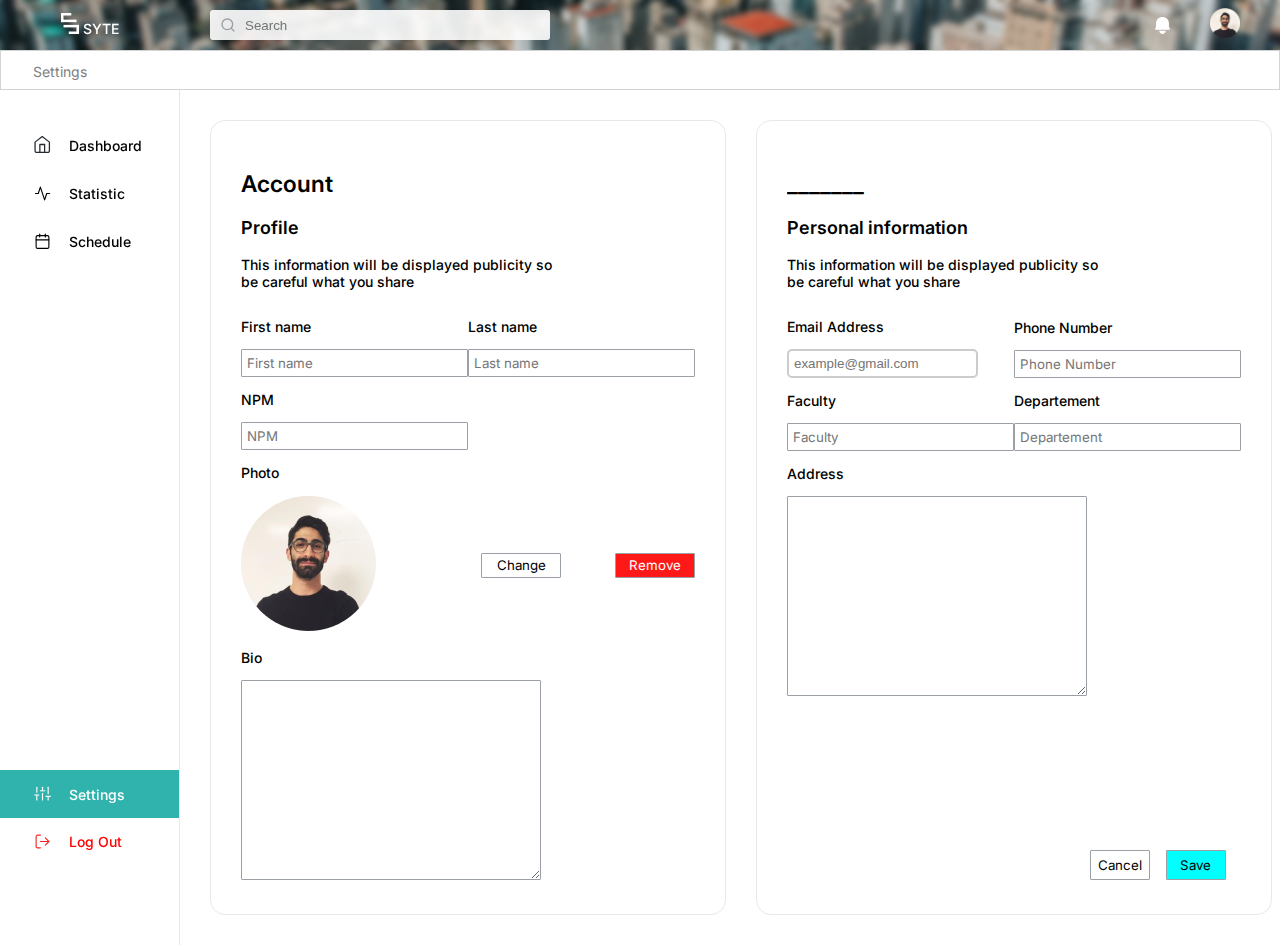
<file: settings.html>
<!-- Hafizh, Rayhan, Reynaldi -->
<!DOCTYPE html>
<html lang="en">

<head>
    <meta charset="UTF-8">
    <meta name="viewport" content="width=device-width, initial-scale=1.0">
    <title>SYTE - Bismillah</title>

    <link rel="icon" href="icon/logo.svg" sizes="any" type="image/svg+xml">
    <link rel="stylesheet" href="css/styleSettings.css">
    <link rel="stylesheet" href="css/style-add.css">
</head>

<body>

    <!--=========== NAV ===========-->

    <!-- TOP -->

    <nav class="top-nav">
        <div class="nav-container">
            <div class="logo">
                <img src="icon/logo.svg" alt="Syte">
                <p>SYTE</p>
            </div>

            <div class="search">
                <label for="search">
                    <input type="text" id="search" placeholder="Search">
                </label>
            </div>

            <div class="notification">
                <a href="#notification"></a>
                <div class="dropdown" style="float:right;">
                    <img src="icon/bell.svg">
                    <i class="fa fa-caret-down"></i>
                    <div class="dropdown-content">
                        <a href="#">Middle Exam Schedule</a>
                        <a href="#">Semester Break Schedule</a>
                        <a href="#">Freshment Orientation</a>
                    </div>
                </div>
            </div>

            <div class="user-thumbnail">
                <img src="img/uchiha.png" alt="Uchiha">
            </div>
        </div>
    </nav>


    <nav id="breadcrumb">
        <h2>Settings</h2>
    </nav>

    <!-- SIDE -->
    <div class="side">

        <a class="inactive" href="dashboard.html">
            <img class="icon" src="icon/home.svg">Dashboard
        </a>
        <a class="inactive" href="Statistics.html">
            <img class="icon" src="icon/activity.svg">Statistic
        </a>
        <a class="inactive" href="schedule.html">
            <img class="icon" src="icon/calendar.svg">Schedule
        </a>

        <div class="bottom-menu">
            <a class="active" href="settings.html">
                <img class="icon" src="icon/sliders.svg">Settings
            </a>
            <a class="inactive" href="index.html" id="logout">
                <img class="icon" src="icon/log-out.svg">Log Out
            </a>
        </div>
    </div>


    <!--=========== CONTENT ===========-->

    <div class="content">
        <div class="container">
            <div class="content-grid-container">
                <div class="item1" id="item1">
                    <form action="#" method="POST">
                        <div class="row">
                            <div class="column" id="item-flex-left">
                                <h2>Account</h2>
                                <h3>Profile</h3>
                                <p>This information will be displayed publicity so be careful what you share</p>
                            </div>
                        </div>
                        <div class="row">
                            <div class="column" id="item-flex-left">
                                <p>First name</p>
                                <input type="text" name="nama lengkap" class="input" placeholder="First name">
                            </div>
                            <div class="column" id="item-flex-left">
                                <p>Last name</p>
                                <input type="text" name="nama lengkap" class="input" placeholder="Last name">
                            </div>
                        </div>
                        <div class="row">
                            <div class="column" id="item-flex-left">
                                <p>NPM</p>
                                <input type="text" name="NPM" class="input" placeholder="NPM">
                            </div>
                        </div>
                        <div class="row">
                            <div class="column" id="item-flex-left">
                                <p>Photo</p>
                            </div>
                        </div>
                        <div class="row">
                            <div class="column" id="item-flex-left">
                                <!-- <p>Bulat</p> -->
                                <img src="img/uchiha.png" alt="Uchiha">

                            </div>
                            <div class="column" id="item-flex-right">
                                <!-- <p>Change</p> -->
                                <button type="submit" class="buttonstyle-change">Change</button>
                                <!-- <input class="buttonstyle-change" type="reset" name="Change"/> -->
                            </div>
                            <div class="column" id="item-flex-right">
                                <!-- <p>Remove</p> -->
                                <button type="reset" class="buttonstyle-remove">Remove</button>
                            </div>
                        </div>
                        <div class="row">
                            <div class="column" id="item-flex-left">
                                <p>Bio</p>
                                <textarea name="bio" class="input"></textarea>
                            </div>
                        </div>
                    </form>
                </div>
                <div class="item2" id="item2">
                    <form action="#" method="POST">
                        <div class="row">
                            <div class="column" id="item-flex-left">
                                <h2>_______</h2>
                                <h3>Personal information</h3>
                                <p>This information will be displayed publicity so be careful what you share</p>
                            </div>
                        </div>
                        <div class="row">
                            <div class="column" id="item-flex-left">
                                <p>Email Address</p>
                                <input type="email" name="Email" class="input" placeholder="example@gmail.com">
                                <!-- <label for="InputName">Email Address</label> -->
                            </div>
                            <div class="column" id="item-flex-left">
                                <p>Phone Number</p>
                                <input type="text" name="Phone Number" class="input" placeholder="Phone Number">
                            </div>
                        </div>
                        <div class="row">
                            <div class="column" id="item-flex-left">
                                <p>Faculty </p>
                                <input type="text" name="Faculty" class="input" placeholder="Faculty">

                            </div>
                            <div class="column" id="item-flex-left">
                                <p>Departement</p>
                                <input type="text" name="Departement" class="input" placeholder="Departement">
                            </div>
                        </div>
                        <div class="row">
                            <div class="column" id="item-flex-left">
                                <p>Address</p>
                                <textarea name="Address" class="input"></textarea>
                            </div>
                        </div>
                        <div class="row">
                            <div class="column" id="item-flex-center">
                                <!-- <p>Gender</p> -->
                                <!-- <select name="Agama">
                                    <option value="Islam">Islam</option>
                                    <option value="Hindu">Hindu</option>
                                    <option value="Kristen">Kristen</option>
                                    <option value="Buddha">Buddha</option> -->
                            </div>
                            <div class="column" id="item-flex-center">
                                <!-- <p>Religion</p> -->
                                <!-- <input type="radio" name="Gender" value="laki-laki" class="input"> gentlemen
                                    <input type="radio" name="Gender" value="Perempuan" class="input"> ladies -->
                            </div>
                        </div>
                        <!-- <div class="row">
                            <div class="column" id="item-flex-center">
                                <input type="radio" name="Gender" value="laki-laki" class="input"> gentlemen
                                <input type="radio" name="Gender" value="Perempuan" class="input"> ladies
							</div>
                            <div class="column" id="item-flex-center">
                                <select name="Agama">
                                    <option value="Islam">Islam</option>
                                    <option value="Hindu">Hindu</option>
                                    <option value="Kristen">Kristen</option>
                                    <option value="Buddha">Buddha</option>
                                </div>
                            </div> -->
                        <div class="row" id="save-button">
                            <div class="column" id="item-flex-right">
                                <button type="reset" class="buttonstyle-cancel">Cancel</button>
                                <!-- <input class="buttonstylee" type="reset" name="Cancel/> -->
                            </div>
                            <div class="column" id="item-flex-center">
                                <!-- <p>Save</p> -->
                                <button type="submit" class="buttonstyle-save">Save</button>
                                <!-- <input class="buttonstyle" type="submit" name="submit"/> -->
                            </div>
                        </div>
                    </form>
                </div>
            </div>
        </div>
</body>

</html>
</file>
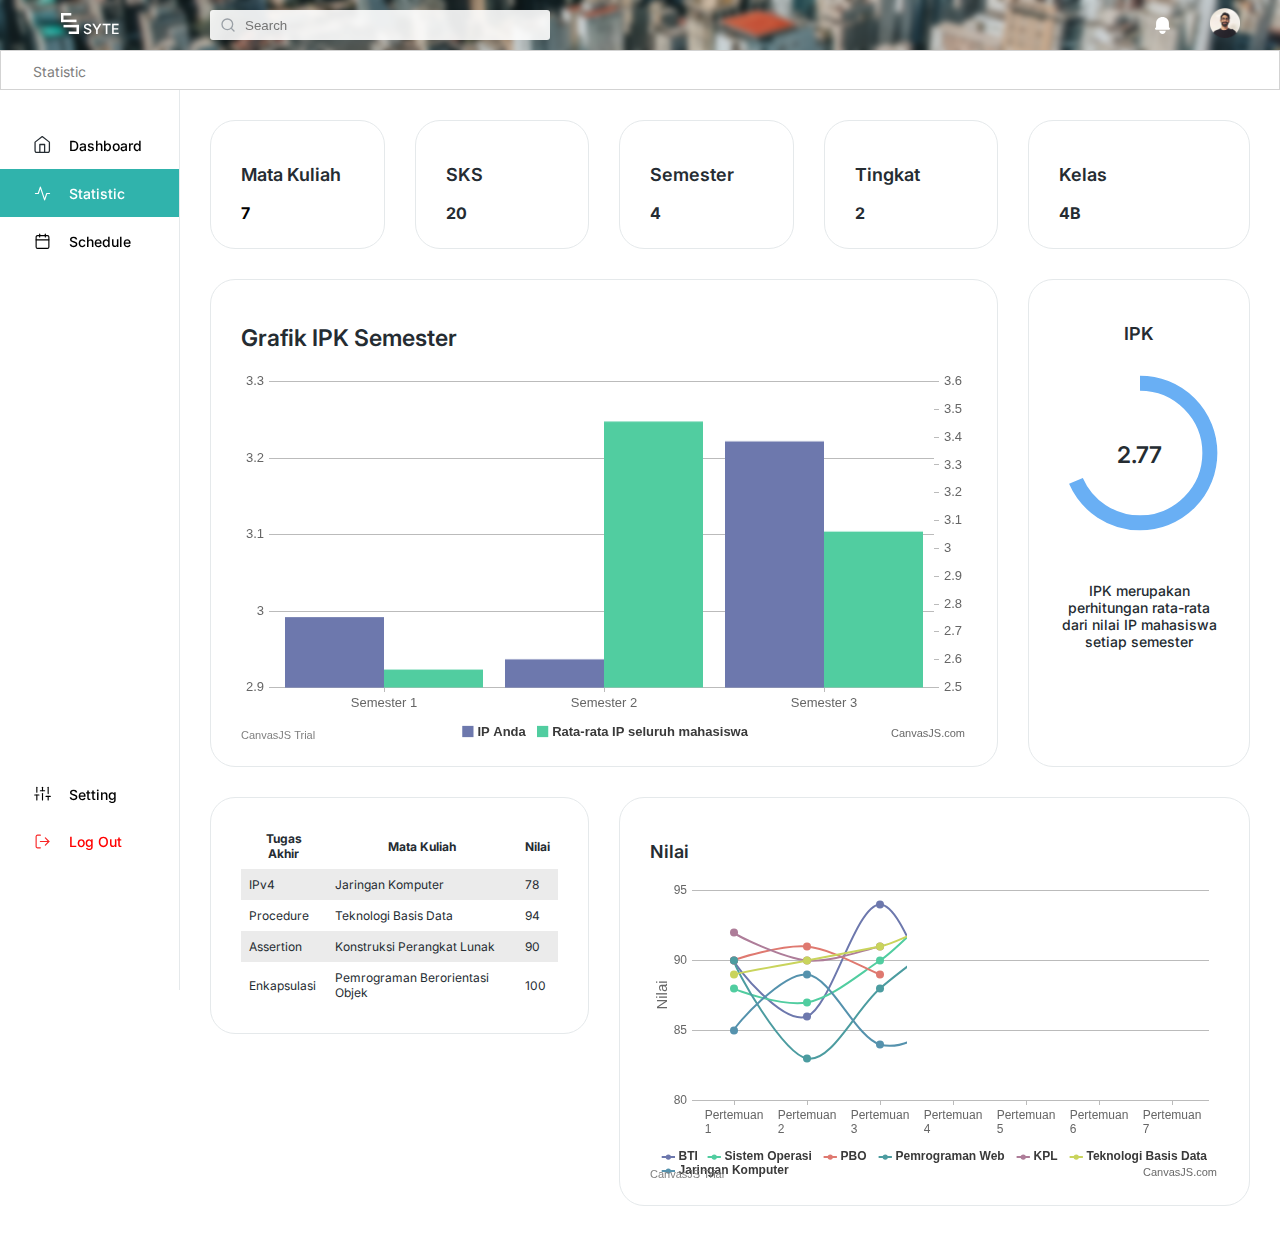
<file: Statistics.html>
<!DOCTYPE html>
<html lang="en">

<head>
    <meta charset="UTF-8">
    <meta name="viewport" content="width=device-width, initial-scale=1.0">
    <title>Statistic</title>

    <link rel="icon" href="icon/logo.svg" sizes="any" type="image/svg+xml">
    <link rel="stylesheet" href="css/style.css">
    <link rel="stylesheet" href="css/style-add.css">
    <link rel="stylesheet" href="css/style-statistics.css">

    <script src="js/canvasjs.min.js"></script>
    <script src="js/statistic.js"></script>
</head>

<body>

    <!-- TOP -->

    <nav class="top-nav">
        <div class="nav-container">
            <div class="logo">
                <img src="icon/logo.svg" alt="Syte">
                <p>SYTE</p>
            </div>

            <div class="search">
                <label for="search">
                    <input type="text" id="search" placeholder="Search">
                </label>
            </div>

            <div class="notification">
                <a href="#notification"></a>
                <div class="dropdown" style="float:right;">
                    <img src="icon/bell.svg">
                    <i class="fa fa-caret-down"></i>
                    <div class="dropdown-content">
                        <a href="#">Middle Exam Schedule</a>
                        <a href="#">Semester Break Schedule</a>
                        <a href="#">Freshment Orientation</a>
                    </div>
                </div>
            </div>
            <div class="user-thumbnail">
                <img src="img/uchiha.png" alt="Uchiha">
            </div>
        </div>
    </nav>


    <nav id="breadcrumb">
        <h2>Statistic</h2>
    </nav>

    <!-- SIDE -->
    <div class="side">

        <a class="inactive" href="dashboard.html">
            <img class="icon" src="icon/home.svg">Dashboard
        </a>

        <a class="active" href="Statistics.html">
            <img class="icon" src="icon/activity.svg">Statistic
        </a>
        <a class="inactive" href="schedule.html">
            <img class="icon" src="icon/calendar.svg">Schedule
        </a>

        <div class="bottom-menu">
            <a class="inactive" href="settings.html">
                <img class="icon" src="icon/sliders.svg">Setting
            </a>
            <a class="inactive" href="index.html" id="logout">
                <img class="icon" src="icon/log-out.svg">Log Out
            </a>
        </div>

    </div>


    <!--=========== CONTENT ===========-->


    <div class="content">
        <div class="container">


            <div class="statistic-grid-container">
                <!-- Small Card -->
                <div class="small-card">
                    <h3>Mata Kuliah</h3>
                    <button id="jml-daftar-matkul"><b>7</b></button>

                    <!-- Modal Mata Kuliah -->
                    <div class="modal" id="modal-window">
                        <div class="modal-content">
                            <span class="close">&times;</span>
                            <h3 style="text-align: center;">Daftar Mata Kuliah</h3>
                            <table class="tabel">
                                <tr class="tabel">
                                    <th></th>
                                    <th>Courses</th>
                                    <th>Lecturer</th>
                                    <th>Schedule</th>
                                </tr>
                                <tr>
                                    <td>1</td>
                                    <td>IT Bussiness</td>
                                    <td>Hendriyana, S.T., M.Kom. & Dr. Asep Wahyudin, S.Kom., M.T.</td>
                                    <td>Tuesday, 08:40 AM - 10:20 AM</td>
                                </tr>
                                <tr>
                                    <td>2</td>
                                    <td>Operation System (OS)</td>
                                    <td>Asyifa Imanda Septiana, S.Pd., M.Eng. & Raditya Muhammad, S.T., M.T.</td>
                                    <td>Wednesday, 07:00 AM - 09:30 AM</td>
                                </tr>
                                <tr>
                                    <td>3</td>
                                    <td>Object Oriented Programming (OOP)</td>
                                    <td>Pa Deden</td>
                                    <td>Wednesday, 09:30 AM - 12:00 AM</td>
                                </tr>
                                <tr>
                                    <td>4</td>
                                    <td>Web Programming</td>
                                    <td>Hendriyana, S.T., M.Kom.</td>
                                    <td>Wednesday, 01:00 PM - 03:30 PM</td>
                                </tr>
                                <tr>
                                    <td>5</td>
                                    <td>Construction Software</td>
                                    <td>Mochamad Iqbal Ardimansyah, S.T., M.Kom.</td>
                                    <td>Thursday, 07:00 AM - 09:30 AM</td>
                                </tr>
                                <tr>
                                    <td>6</td>
                                    <td>Database Technology</td>
                                    <td>Dian Anggraini, S.ST., M.T.</td>
                                    <td>Thursday, 09:30 AM - 12:00 AM</td>
                                </tr>
                                <tr>
                                    <td>7</td>
                                    <td>Computer Network</td>
                                    <td>Asyifa Imanda Septiana, S.Pd., M.Eng. & Raditya Muhammad, S.T., M.T.</td>
                                    <td>Thursday, 01:30 PM - 15:30 PM</td>
                                </tr>
                            </table>
                        </div>
                    </div>
                </div>

                <div class="small-card">
                    <h3>SKS</h3>
                    <b>20</b>
                </div>

                <div class="small-card">
                    <h3>Semester</h3>
                    <b>4</b>
                </div>

                <div class="small-card">
                    <h3>Tingkat</h3>
                    <b>2</b>
                </div>
                <div class="small-card">
                    <h3>Kelas</h3>
                    <b>4B</b>
                </div>

                <!-- Grafik Besar -->
                <div class="big-graph">
                    <h2> Grafik IPK Semester</h2>
                    <!-- <div id="chart-ip-semester" style="height: 300px; width: 100%;"></div> -->
                    <div id="chartContainer" style="height: 370px; width: 100%;"></div>
                </div>

                <!-- IPK -->
                <div class="ipk">
                    <h3>IPK</h3>

                    <div class="donutContainer">
                        <h2>2.77</h2>
                        <svg width="160" height="160" xmlns="http://www.w3.org/2000/svg">
                            <g>
                                <circle id="circle" style="stroke-dashoffset: 140;" class="donut" r="69.85699" cy="81"
                                    cx="81" stroke-width="15" stroke="#69aff4" fill="none" />
                            </g>
                        </svg>
                    </div>
                    <div class="row">
                        <p>IPK merupakan perhitungan rata-rata dari nilai IP mahasiswa setiap semester</p>
                    </div>

                </div>

                <!-- Tugas Terakhir -->

                <div class="table-last-assignment">
                    <table class="tabel">
                        <tr class="tabel">
                            <th>Tugas Akhir</th>
                            <th>Mata Kuliah</th>
                            <th>Nilai</th>
                        </tr>
                        <tr>
                            <td>IPv4</td>
                            <td>Jaringan Komputer</td>
                            <td>78</td>
                        </tr>
                        <tr>
                            <td>Procedure</td>
                            <td>Teknologi Basis Data</td>
                            <td>94</td>
                        </tr>
                        <tr>
                            <td>Assertion</td>
                            <td>Konstruksi Perangkat Lunak</td>
                            <td>90</td>
                        </tr>
                        <tr>
                            <td>Enkapsulasi</td>
                            <td>Pemrograman Berorientasi Objek</td>
                            <td>100</td>
                        </tr>
                    </table>

                </div>

                <div class="chart-last-assignment">
                    <h3>Nilai</h3>
                    <div id="chart-assignment-result" style="height: 300px; width: auto;"></div>
                </div>

            </div>

        </div>
    </div>

    <script type="text/javascript">
        var modal = document.getElementById("modal-window");

        // Get the button that opens the modal
        var btn = document.getElementById("jml-daftar-matkul");

        // Get the <span> element that closes the modal
        var span = document.getElementsByClassName("close")[0];

        // When the user clicks the button, open the modal 
        btn.onclick = function () {
            modal.style.display = "block";
        }

        // When the user clicks on <span> (x), close the modal
        span.onclick = function () {
            modal.style.display = "none";
        }

        // When the user clicks anywhere outside of the modal, close it
        window.onclick = function (event) {
            if (event.target == modal) {
                modal.style.display = "none";
            }
        }
    </script>

</body>

</html>
</file>
<file: css/style.css>
@import url('https://fonts.googleapis.com/css2?family=Inter:wght@100;200;300;400;500;600;700;800;900&display=swap');

* {
  box-sizing: border-box;
}

html, body {
  min-height: 100% !important;
  height: 100%;
  margin: 0;
  scroll-behavior: smooth;
}

body {
  font-family: 'Inter', sans-serif;
  color: #252C32;
}

h1 {
  font-size: 33px;
  font-weight: 700;
  letter-spacing: 2.2%;
}

h2 {
  font-size: 23px;
  font-weight: 600;
  letter-spacing: -1.4%;
}

h3 {
  font-size: 18px;
  font-weight: 600;
  letter-spacing: -1.4%;
}

p {
  font-size: 14px;
  font-weight: 500;
  letter-spacing: -0.5%;
}

.container {
	width: 100%;
  float: right;
	/* padding: 15px; */
	/* background-color: #31b0cc; */
	align-items: center;
}

.row {
	display: flex;
	align-items: center;
	/*background-color: violet;*/
}

.row:after {
  content: "";
  display: table;
  clear: both;
}

.column {
  float: left;
  width: 50%;
  margin: 15px;
  padding: 15px;
  /*background-color: salmon;*/
  border: 1px solid #E5E9EB;
  border-radius: 25px;
  overflow: auto;
}

.icon {
  width: 41px;
  height: auto;
  padding-right: 18px;
}

@media screen and (max-width: 890px) {
  .column {
    width: 100%;
  }

  .row {
    display: block;
  }
}


/*Scrollbar*/


::-webkit-scrollbar {
    -webkit-appearance: none;
}
::-webkit-scrollbar {
  width: 5px;
}
 
::-webkit-scrollbar-track {
  /* background: rgba(0,0,0,0); */
  background: black;
    border:0px solid #ccc;
}

::-webkit-scrollbar-thumb {
  background: #68B19D;
    border:0px solid #eee;
    height:100px;
}
 
::-webkit-scrollbar-thumb:hover {
  background: #49796c; 
}


/*BISMILLAH GRID*/

.content-grid-container > div,
.statistic-grid-container > div {
  background-color: white;
  padding: 25px 30px;

  border: 1px solid #E5E9EB;
  border-radius: 25px;
}

.th{
  text-align: left !important;
}

.tabelku {
    width:100%;
    text-align: left;
    background-color: gold;
}
</file>
<file: css/style-add.css>
/*TOP NAV*/

.top-nav {
  	width: 100%;
  	height: 3.125em;
  	/* align-items: center; */
	position: -webkit-sticky;
  	position: sticky;
  	top: 0;
  	color: white;
  	overflow: hidden;

  	background-image: url("../img/nav.png");
  	/* background-size: 100% auto; */
  	/* background-position: 50% 35%; */
	  background-size: cover;
	background-repeat: no-repeat;

	z-index: 3;
}

.top-nav .logo {
	grid-area: logo;
}

.top-nav .logo img {
	height: 21px;
	width: auto;
}

.top-nav .logo p {
	display: inline;
	/* padding: auto; */
	
}

.top-nav .search {
	grid-area: search;
	margin-left: 0 !important;
	/* width: 340px; */
}

.top-nav .gap {
	grid-area: gap;
}

.top-nav .notification {
	grid-area: notif;
	height: 17px;
	margin-right: 0 !important;
}

.top-nav .user-thumbnail {
	grid-area: user;

}

.top-nav .user-thumbnail img {
	
	height: 30px;
}

.top-nav .nav-container {
	display: grid;
	/* height: 50px; */
	width: 100%;

	grid-template-columns: 180px 340px auto 50px 50px;
	/* grid-template-rows: repeat(1, auto); */

	grid-template-areas: 
	'logo search gap notif user';
	padding-right: 30px;
	grid-gap: 30px;
}

.top-nav .nav-container > div {
	margin: auto;
}

.top-nav .logo h2 {
	margin: auto;
	float: left;
	color: white;
	text-align: center;
	padding: 14px 16px;
	text-decoration: none;
	font-size: 20px;
	/* margin: 0; */
}

.top-nav > div {
	display: inline-block;
	height: 100%;
}

.top-nav .nav-container .search input[type=text] {
	/* width: 150%; */
	width: 340px;
	height: 30px;
	padding: 10px 20px 9px 35px;
	margin: auto 0;
	border: none;
	border-radius: 3px;
	background-color: rgba(255, 255, 255, 0.9);
	background-image: url('../icon/search.svg');
	background-size: 16px;
	background-position: 10px 6.5px;
	background-repeat: no-repeat;
	transition: 0.5s;
	outline: none;
}

.top-nav .nav-container .search input[type=text]:focus {
	border: 1px solid #9AA0A6;
	background-position: 10px 6px;
}

/* Menu */
#breadcrumb {
	padding: 0px 32px 0px 32px ;
	border: 1px solid #d3d3d3;
	display: block;
	position: -webkit-sticky;
	position: sticky;
	top: 50px;
	background-color:white;
	width: 100%;
	height: 40px;
	z-index: 1;
}

#breadcrumb h2{
	color: #808080;
	text-decoration: none;
	font-weight: normal;
	font-size: 14px;
	/* text-align: center; */
	left: 0;
}

/*SIDE NAV*/

.side {
	display: inline-block;
	padding: 30px 0px;
	height: 100%;
	width: 180px;
	position: fixed;
	/*background-color: lime;*/
	border-right: 1px solid #E5E9EB;
}

.side a {
	display: block;
	font-size: 14px;
	font-weight: 500;
	/* height: 36px; */
	color: black;
	padding: 15px 15px 15px 34px;
	text-decoration: none;
	align-items: center;
}

.side a img {
	width: 35px;
	height: auto;
	margin-bottom: -3px;
}

.side a.active {
	background-color: #30b3ac;
	color: white;
}

.side a.active img {
	filter: invert(100%) sepia(100%) saturate(0%) hue-rotate(180deg) brightness(187%) contrast(100%);
}

.side a:hover:not(.active) {
	background-color: rgb(128, 151, 155);
	color: white;
	transition: 0.2s;
}

.side .bottom-menu {
	position: absolute;
	width: 100%;
	bottom: 0;
	margin-bottom: 70%;
}

.side #logout {
	color: red;
}

.side #logout:hover {
	background-color: red;
	color: white;
}

.side a.inactive:hover img {
	filter: invert(100%) sepia(100%) saturate(0%) hue-rotate(180deg) brightness(187%) contrast(100%);
}


/*CONTENT*/


.content {
	position: static;
	/* background-color: purple; */
	margin-left: 180px;
}

/* BARUUUU DROPDOWN */
.dropbtn {
	background-color: #4CAF50;
	color: white;
	padding: 16px;
	font-size: 16px;
	border: none;
	cursor: pointer;
  }

  .dropdown {
	overflow: visible;
	position: relative;
	display: inline-block;
	grid-area: notif;
	font-size: 16px;
	color: white;
  }
  
  .dropdown-content {
	display: none;
	position: fixed;
	right: 0;
	background-color: #f9f9f9;
	min-width: 160px;
	box-shadow: 0px 8px 16px 0px rgba(0,0,0,0.2);
	z-index: 1;
  }
  
  .dropdown-content a {
	z-index:-1;
	position :auto;
	color: black;
	padding: 12px 16px;
	text-decoration: none;
	display: block;
  }
  
  .dropdown-content a:hover {
	z-index:1;
	background-color: #f1f1f1;
  }
  .dropdown:hover .dropdown-content {
	display: block;
  }
</file>
<file: css/style-homepage.css>
/* MAIN */

@import url('https://fonts.googleapis.com/css2?family=Inter:wght@100;200;300;400;500;600;700;800;900&display=swap');

* {
  box-sizing: border-box;
}

html, body {
  min-height: 100% !important;
  height: 100%;
  margin: 0;
  scroll-behavior: smooth;
}

body {
  font-family: 'Inter', sans-serif;
  color: #252C32;
}

h1 {
  /* font-size: 30px; */
  font-size: 2.3vw;
  font-weight: 600;
  letter-spacing: 2.2%;
}

h2 {
  font-size: 2vw;
  font-weight: 600;
  letter-spacing: -1.4%;
}

h3 {
  font-size: 18px;
  font-weight: 600;
  letter-spacing: -1.4%;
}

p {
  font-size: 14px;
  font-weight: 500;
  letter-spacing: -0.5%;
}

.container {
	/*float: left;*/
  	/*width: 90%;*/
  	/* width: 1280px; */
    height: 100%;
  	margin: auto;
    
  	/* padding: 10px; */

  	/* background-color: lightblue; */
  	align-items: center;
}

.row {
	/* margin: 120px 0; */
	display: flex;
	align-items: center;
	/* padding: 10% 0; */
	height: 100%;
	/* background-color: violet; */
}

.row:after {
  content: "";
  display: table;
  clear: both;
}

.column {
  float: left;
  width: 50%;
  margin: 20px;
  padding: 10px;
  /* background-color: salmon; */
  overflow: auto;

  /* height: 100%; */
}

/* BACKGROUND */

.background {
  position: absolute;
  z-index: -1;
  width: 100%;
  height: 100%;
  overflow: hidden;
}

.background .row {
  align-items: stretch;
  overflow: hidden;
}

.background img {
  position: absolute;
  z-index: 1;

  /* padding: 0 50px; */
  /* margin: 0 auto; */
  
  height: 93%;
  width: 40%;
}

.background #left img {
  left: 5%;
}

.background #right img {
  right: 10%;
  width: 30%;
}

/* CONTENT */

.content {
  height: 100%;
}

#logo {
  /* display: inline-block; */
  height: 2vw;
}

.content .container {
  padding: 0 0 0 0;
  /* width: 1280px; */
  /* height: 100%; */
  /* background-color: red; */
}

.content .column {
  margin: 7%;
  /* background-color: blue; */
}

.content #left {
  color: white;
  margin: 7vw 10vw 10vw 10vw;
}

/* LOGIN FORM */

input {
  padding: 10px 0;
  font-size: 1vw;
}

input[type=text], input[type=password] {
  display: block;
  margin: 30px 0;
  /* text-align: center; */
	box-sizing: border-box;
	border: none;
  /* width: 300px; */
  width: 20vw;
	
	border-bottom: 1px solid #363636;
}

input[type=text]:focus, input[type=password]:focus {
	border-bottom: 1px solid #5D44FF;
}

input[type=text]:focus, input[type=password]:focus, input[type=submit]:focus, textarea:focus{
	outline: none;
}

textarea:focus {
	border: 1px solid #31b0cc;
}

/*Bagian Button*/
input[type=submit] {
	background-color: rgba(0,0,0,0);
	color: #363636;
	border: 1px solid #363636;
	margin: 10px 0;
	padding: 12px 20px;
	text-decoration: none;
	cursor: pointer;
	transition: 0.3s;
}

input[type=submit]:hover {
	background-color: #363636;
	color: white;
	border: 1px solid #363636;
}

.show-password {
  float: right;
  margin-right: 12vw;
  margin-top: -4.2vw;
  position: relative;
  z-index: 2;
}

.show-password img {
  height: 1.3vw;
}



/* AAAAAAAAAAAAAAAAAAAAAAAAAAAAAAAAAAAAA */

#login-button {
	background-color: rgba(0,0,0,0);
	color: #363636;
	border: 1px solid #363636;
	/* margin: 30px 0; */
	padding: 10px 20px;
	text-decoration: none;
	cursor: pointer;
	transition: 0.3s;

  font-size: 1vw;
}



#login-button:hover {
	background-color: #363636;
	color: white;
	border: 1px solid #363636;
}


/*Scrollbar*/


::-webkit-scrollbar {
    -webkit-appearance: none;
}
::-webkit-scrollbar {
  width: 0.4vw;
}
 
::-webkit-scrollbar-track {
  /* background: rgba(0,0,0,0); */
  background: black;
    border:0px solid #ccc;
}

::-webkit-scrollbar-thumb {
  background: #68B19D;
    border:0px solid #eee;
    height:100px;
}
 
::-webkit-scrollbar-thumb:hover {
  background: #49796c; 
}
</file>
<file: css/styleClassSchedule.css>
/* ======================= Style Umum ======================= */
main {
    grid-area: content;
    padding: 48px;
    /* background-color: aqua; */
  }
  
  
  /* ======================= Style Judul Kalender ======================= */
  
  
  .Bulan{
    font-size: 3em;
    font-weight: bold;
  }
  .Tahun{
    
    font-size: 3em;
    font-weight: lighter;

  }
  /* DROP DOWN MENU */
  .dropbtns {
    background-color: #4CAF50;
    border-radius: 10px;
    
    color: white;
    padding: 10px;
    font-size: 16px;
    border: none;
    margin-bottom: 10px;

  }
  
  .dropdowns {
    position: -webkit-sticky;
    display: inline-block;
  }
  
  .dropdown-contents {
    display: none;
    position: absolute;
    background-color: #df5050;
    border-radius: 10px;
    min-width: 130px;


  }
  
  .dropdown-contents a {
    color: rgb(255, 255, 255);
    padding: 10px;
    text-decoration: none;
    display: block;
  }
  
  .dropdown-contents a:hover {     border-radius: 10px;background-color:#dd9a9a;}
  
  .dropdowns:hover .dropdown-contents {display: block;}
  
  .dropdowns:hover .dropbtns {background-color: #3e8e41;}
  
  
  /* ======================= Style Isi Kalender ======================= */
    .calendar__week, .calendar__header {
      display: grid;
      grid-template-columns: repeat(7, 1fr);  
    }
    .calendar__week {
      grid-auto-rows: 160px;
      text-align: left;
    }
    
    .calendar__header {
      grid-auto-rows: 50px;
      align-items: center;
      text-align: center;
    }
    
    .calendar {
      background-color: white;
      border: 2px solid #e1e1e1;
    }
    
    .calendar__header > div {
      text-transform: uppercase;
      font-size: 0.8em;
      font-weight: bold;
    }
    
    .calendar__day {
      padding: 16px;
      border-right: 2px solid #e1e1e1;
      border-top: 2px solid #e1e1e1;
    }
    
    .calendar__day:last-child {
      border-right: 0;
    }
  
    .AnotherMonth{
      color: rgb(224, 224, 224);
    }

    #today{

      background-color: rgb(238, 238, 238);

    }
  /* TOOLTIP */
  .tooltip {
    position: static;
    display: inline-block;
    text-align: center;

    width: 100%;
    border: none;
    padding: 0.1vw 0.5vw 0.2vw 0.5vw; 
    margin: 0.1vw;

    text-decoration: none;
    display: inline-block;
    font-size: 13px;
    font-family: 'Inter', sans-serif;
  }

  .matkul1{
    background-color: #FFD6A5;
  }
  .matkul2{
    background-color: #ffadad;
  }
  .matkul3{
    background-color: #fdffb6;
  }
  .matkul4{
    background-color: #caffbf;
  }
  .matkul5{
    background-color: #9bf6ff;
  }
  .matkul6{
    background-color: #ffc6ff;
  }
  .matkul7{
    background-color: #a0c4ff;
  }
  
  .tooltip .tooltiptext {
    visibility: hidden;
    width: 120px;
    position: fixed; 
    background-color: rgb(119, 119, 119);
    color: rgb(255, 255, 255);
    text-align: center;
    border-radius: 6px;
    padding: 5px ;
  
    /* Position the tooltip */
    position: absolute;
    z-index: 1;
  }
  
  .tooltip:hover .tooltiptext {
    visibility: visible;
  }
</file>
<file: css/style-dashboard.css>
/* ------------ GRID: DASHBOARD ------------*/

/*grid-template-columns: repeat(auto-fit, minmax(100px, 1fr));*/
.content-grid-container {
  display: grid;
  height: 100%;
  width: 100%;

  /* grid-template-columns: 1fr 1fr 1fr 462px; */
  grid-template-columns: repeat(4, 1fr);
  /* grid-template-rows: auto-fit, auto; */
  /* background-color: rgb(253, 253, 253); */
  grid-gap: 30px;
  padding: 30px;
}

/* Grid item */

.short-profile {
  grid-column: 3/5;
  padding: 30px;
  grid-row: 1;
}

.recent-activity {
  grid-column: 1 / 3;
  grid-row: 1;
}

.short-profile .column {
    border: none;
    margin: 0;
    padding: 0;
}

.short-profile img {
    height: auto;
    width: 135px !important;
}

.short-profile .column {
    width: auto;
}

.short-profile #profile-pic{
    min-width: 145px;
    margin-right: 20px;
}

.recent-activity #activity-icon {
    width: 18px;
    /* height: 200px; */
    padding: 0;
    margin: 0;
    margin-right: 10px;
    border: none;
}

.recent-activity img {
    /* display: block; */
    /* margin: auto; */
    /* height: 2px; */
}

.short-announcement {
    grid-row: 3;
    grid-column: 1 / 3;
}

.square-card {
  text-align: center;
  min-height: 200px;
  max-height: 200px;

  /* display: grid;
  grid-template-rows: 1fr auto 1fr; */
}

.square-card img {
    /* position: absolute;
    bottom: 100px; */
}

/* Announcement */

#item-flex-left{
  float: left;
  /* background-color: seagreen; */
  width: 80%; 
}

#item-flex-right{
  float: right;
  text-align: right;
  width: 20%;
  /* background-color: aqua;  */
}

#item-flex-left, #item-flex-right{
  border: none;
  padding: 0;
  margin: 0;
  height: auto;
}

.item6 {
  display: grid;
  /* grid-template-columns: 60% 40%;
  grid-template-rows: auto; */
  /* padding: 0;
  margin: 0; */
  /* grid-row: 2/4; */
  grid-column: 3/5;
}

#date{
  height: 40px !important;
}


/* BARUUUU DROPDOWN */
.dropbtn {
  background-color: #4CAF50;
  color: white;
  padding: 16px;
  font-size: 16px;
  border: none;
  cursor: pointer;
}
.dropdown {
  overflow: visible;
  /* z-index:-1 */
  position: relative;
  display: inline-block;
  grid-area: notif;
  font-size: 16px;
  color: white;
  
}

.dropdown-content {
  display: none;
  position: fixed;
  right: 0;
  background-color: #f9f9f9;
  min-width: 160px;
  box-shadow: 0px 8px 16px 0px rgba(0,0,0,0.2);
  z-index: 1;
}

.dropdown-content a {
  z-index:-1;
  position :auto;
  color: black;
  padding: 12px 16px;
  text-decoration: none;
  display: block;
}

.dropdown-content a:hover {
  z-index:1;
  background-color: #f1f1f1;
}
.dropdown:hover .dropdown-content {
  display: block;
}
</file>
<file: css/styleCalendar.css>
/* ======================= Style Umum ======================= */
main {
  grid-area: content;
  padding: 48px;
  /* background-color: aqua; */
}


/* ======================= Style Judul Kalender ======================= */


.Bulan{
    font-size: 3em;
    font-weight: bold;
  }
  .Tahun{
    
    font-size: 3em;
    font-weight: lighter;

  }
  /* DROP DOWN MENU */
  .dropbtns {
    background-color: #df5050;
    border-radius: 10px;
    
    color: white;
    padding: 10px;
    font-size: 16px;
    border: none;
    margin-bottom: 10px;

  }
  
  .dropdowns {
    position: -webkit-sticky;
    display: inline-block;
  }
  
  .dropdown-contents {
    display: none;
    position: absolute;
    background-color: #4CAF50;
    border-radius: 10px;
    min-width: 130px;


  }
  
  .dropdown-contents a {
    color: rgb(255, 255, 255);
    padding: 9px;
    text-decoration: none;
    display: block;
  }
  
  .dropdown-contents a:hover {     border-radius: 10px;background-color:#7faf82;}
  
  .dropdowns:hover .dropdown-contents {display: block;}
  
  .dropdowns:hover .dropbtns {background-color: #df5050;}


/* ======================= Style Isi Kalender ======================= */
  .calendar__week, .calendar__header {
    display: grid;
    grid-template-columns: repeat(7, 1fr);  
  }
  .calendar__week {
    grid-auto-rows: 120px;
    text-align: left;
  }
  
  .calendar__header {
    grid-auto-rows: 50px;
    align-items: center;
    text-align: center;
  }
  
  .calendar {
    background-color: white;
    border: 2px solid #e1e1e1;
  }
  
  .calendar__header > div {
    text-transform: uppercase;
    font-size: 0.8em;
    font-weight: bold;
  }
  
  .calendar__day {
    padding: 16px;
    border-right: 2px solid #e1e1e1;
    border-top: 2px solid #e1e1e1;
  }
  
  .calendar__day:last-child {
    border-right: 0;
  }

  .AnotherMonth{
    color: rgb(224, 224, 224);
  }

  #today{

    background-color: rgb(238, 238, 238);

  }

/* ======================= Style Modal Box ======================= */
.modal,.modal1 {
    display: none;                              /* Hidden by default */
    position: fixed;                            /* Stay in place */
    z-index: 1;                                 /* Sit on top */
    padding-top: 100px;                         /* Location of the box */
    left: 0;
    top: 0;
    width: 100%;                                /* Full width */
    height: 100%;                               /* Full height */
    overflow: auto;                             /* Enable scroll if needed */
    background-color: rgb(0, 0, 0);           /* Fallback color */
    background-color: rgba(0, 0, 0, 0.4);     /* Black w/ opacity */
}



/* The Close Button */
.close,.close1 {
    color: #aaaaaa;
    float: right;
    font-size: 28px;
    font-weight: bold;
}

.close:hover,
.close:focus,.close1:hover,
.close1:focus {
    color: #000;
    text-decoration: none;
    cursor: pointer;
}

.button {
  background-color: #f58686;
  border: none;
  padding: 0.1vw 0.5vw 0.2vw 0.5vw; 
  margin-top: 0.1vw;
  text-align: center;
  text-decoration: none;
  display: inline-block;
  font-size: 16px;
  font-family: 'Inter', sans-serif;
  margin-left: 1.4vw ;

}
.modal-content {
  background-color: #fefefe;
  margin: auto;
  padding: 20px;
  border: 1px solid #888;
  width: 80%;
}
.line{
  height:3px;
  margin: auto;
  border-width:0;
  color:rgb(0, 0, 0);
  background-color:gray;
}
.jam{
  font-weight: bold;
  color: rgb(204, 68, 68);
  font-style: italic;
}
</file>
<file: css/styleSettings.css>
@import url('https://fonts.googleapis.com/css2?family=Inter:wght@100;200;300;400;500;600;700;800;900&display=swap');

* {
  box-sizing: border-box;
}

html, body {
  min-height: 100% !important;
  height: 100%;
  margin: 0;
  scroll-behavior: smooth;
}

body {
  font-family: 'Inter', sans-serif;
}

h1 {
  font-size: 33px;
  font-weight: 700;
  letter-spacing: 2.2%;
}

h2 {
  font-size: 23px;
  font-weight: 600;
  letter-spacing: -1.4%;
}

h3 {
  font-size: 18px;
  font-weight: 600;
  letter-spacing: -1.4%;
}

p {
  font-size: 14px;
  font-weight: 500;
  letter-spacing: -0.5%;
}

.container {
  /* background-color: blueviolet; */
	width: 100%;
  float: right;
	/* padding: 15px; */
	/*background-color: #31b0cc;*/
	align-items: center;
}

.row {
	display: flex;
	align-items: center;
	/*background-color: violet;*/
}

.row:after {
  content: "";
  display: table;
  clear: both;
}

.column {
  float: left;
  width: 50%;
  margin: 15px;
  padding: 15px;
  /*background-color: salmon;*/
  border: 1px solid #E5E9EB;
  /* border-radius: 25px; */
  overflow: auto;
}

.icon {
  width: 41px;
  padding-right: 18px;
}

@media screen and (max-width: 890px) {
  .column {
    width: 100%;
  }

  .row {
    display: block;
  }
}


/*Scrollbar*/


::-webkit-scrollbar {
    -webkit-appearance: none;
}
::-webkit-scrollbar {
  width: 5px;
}
 
::-webkit-scrollbar-track {
  background: rgba(0,0,0,0);
    border:0px solid #ccc;
}
 
::-webkit-scrollbar-thumb {
  background: #363636; 
    border:0px solid #eee;
    height:100px;
}
 
::-webkit-scrollbar-thumb:hover {
  background: #31b0cc; 
}


/*BISMILLAH GRID*/


.content-grid-container {
  display: grid;
  height: 100%;
  width: 100%;
  /* background-color: tomato; */
  grid-template-columns: 1fr 1fr;
  grid-template-rows: auto-fit,auto;
  grid-gap: 30px;
  padding: 30px;
}

.content-grid-container > div,
.statistic-grid-container > div {

  padding: 30px;
  border: 1px solid #E5E9EB;
  border-radius: 15px;
}

/* Grid item */

.item1 {
  /* grid-column: 1 / 4; */
  display: grid;
  padding: 10px;
  /* background-color: #31b0cc; */
}

#item1{
  grid-column: 1/1;
}

}
.item7 {
  grid-column: 1 / 4;
}

.item3, .item4, .item5 {
  text-align: left;
}


.th{
  text-align: left !important;
}

.tabelku {
    width:100%;
    text-align: left;
    background-color: gold;
}


/* Announcement */
#item-flex-left{
  float: left;
  /* background-color: seagreen; */
  width: 70%; 
}

#item-flex-center{
  float: left;
  text-align: center;
  /* background-color: seagreen; */
  width: 70%; 
}

#item-flex-right{
  float: right;
  text-align: right;
  /* align-items: flex-end; */
  /* background-color: aqua;  */
}

#item-flex-left, #item-flex-right, #item-flex-center{
  border: none;
  padding: 0;
  margin: 0;
  height: auto;
}

.item6 {
  display: grid;
  grid-column: 4;
}

#save-button {
  padding-top: 150px;
}

#save-button #item-flex-right {
  width: 80%;
}

#save-button #item-flex-center {
  width: 20%;
}


.input {
  /* padding: 4px; */
  /* border-radius: 200px; */
}

input[type=text] {
  padding:5px; 
  border:2px solid #ccc; 
  -webkit-border-radius: 5px;
  border-radius: 5px;
}
input[type=email] {
  padding:5px; 
  border:2px solid #ccc; 
  -webkit-border-radius: 5px;
  border-radius: 5px;
}

input[type=text]:focus {
  border-color: aqua;
}

textarea[class=input]{
  padding:5px; 
  height: 200px;
  width: 300px;
  border:2px solid #ccc; 
  -webkit-border-radius: 5px;
  border-radius: 5px;
}

/* buttonstyle  */

.buttonstyle-change { 
  background:none;
  background-position: 0px -401px; 
  border: solid 2px #ccc; 
  color: #000000;
  cursor:pointer;
  height: 25px;
  width: 80px;
  margin-top: -1px;
  padding-bottom: 2px;
  border-radius: 5px;
  }
  .buttonstyle-change:hover{
    background:rgb(235, 235, 235);background-position: 0px -501px;color:black; 
  }

  .buttonstyle-remove { 
  background:rgb(255, 24, 24); 
  background-position: 0px -401px; 
  border: none;
  color: #ffffff;
  cursor:pointer;
  height: 25px;
  width: 80px;
  margin-top: -1px;
  padding-bottom: 2px;
  border-radius: 5px;
  }
  .buttonstyle-remove:hover{
  background:rgb(253, 81, 81);background-position: 0px -501px;color:white; 
  }

  .buttonstyle-cancel { 
  background:none;
  background-position: 0px -401px; 
  border: solid 2px #ccc; 
  color: #000000;
  cursor:pointer;
  height: 30px;
  width: 60px;
  margin-top: -1px;
  padding-bottom: 2px;
  border-radius: 5px;
  }
.buttonstyle-cancel:hover{
  background:rgb(235, 235, 235);background-position: 0px -501px;color:black; 
}

.buttonstyle-save{ 
  background: aqua;
  background-position: 0px -401px; 
  border: solid 2px #ccc; 
  color: #000000;
  cursor:pointer;
  height: 30px;
  width: 60px;
  margin-top: -1px;
  padding-bottom: 2px;
  border-radius: 5px;
  }

  .buttonstyle-save:hover{
    background:rgb(122, 247, 247);background-position: 0px -501px;color:black; 
  }

.row input[type=text], .row textarea, .row button {
  font-family: 'Inter', sans-serif;
	margin: auto 0;
	border: 1px solid #9AA0A6;
	border-radius: 1px;
	transition: 0.5s;
	outline: none;
}

.row input[type=text]:focus, .row textarea:focus {
	border: 1px solid #30B3AC;
	background-position: 10px 6px;
  transition: 1s;
}
</file>
<file: css/style-statistics.css>
.tabel{
  width: 100%;
  border-collapse: collapse;
  /* border: 1px solid rgb(148, 148, 148); */
  font-size: 12px;
  overflow: hidden;
}

th, td {
  padding: 8px;
  /* text-align: left; */
}

tr:nth-child(even) {
  background-color: #ebebeb;
}

.box {
  display: flex;
  flex-wrap: wrap;
  border: 1px solid rgb(148, 148, 148);
}

#item-flex-left{
  float: left;
}

#item-flex-center{
  float: left;
  border: none;
  padding: 10;
  margin: 0;
  height: auto;
}

#item-flex-right{
  float: right;
  text-align: right;
  width: 100px;
  /* background-color: seagreen;  */
}

#item-flex-left, #item-flex-right{
  border: none;
  padding: 0;
  margin: 0;
  height: auto;
    /* background-color: seagreen;  */
}

.dot {
  height: 5px;
  width: 5px;
  background-color: #bbb;
  border-radius: 50%;
  display: inline-block;
}

.rcorners1 {
  border-radius: 10px 10px 10px 10px;
  background: #73AD21;
  padding: 10px;
  width: 40px;
  height: 40px;
}




/* GRID: STATISTIC */


.statistic-grid-container {
  display: grid;
  height: 100%;
  width: 100%;

  /* grid-template-columns: 1fr 1fr 1fr 1fr 25%; */
  grid-template-columns: repeat(5, 1fr);
  grid-template-rows: repeat(4, auto);

  grid-gap: 30px;
  padding: 30px;
}


/* Grid item: statistic */

.small-card {
  /* grid-area: scard; */
  border: #2196F3;
}

.big-graph {
  /* grid-area: bgraph; */
  grid-column: 1 / 5;
  grid-row: 2/3;
}

.ipk {
  /* grid-area: ipk; */
  grid-column: 5;
  grid-row: 2;
  text-align: center;
}

.chart-last-assignment { 
  /* grid-area: lasta; */
  grid-column: 3 / 6;
  grid-row: 3/5;
}

/* INI YG TABEL NILAINYA */
.table-last-assignment { 
  /* grid-area: lasta; */
  grid-column: 1/3;
}



.activity-percentage {
  /* grid-area: acpercentage; */
  grid-row: 4 / 6;
}

.ip-semester {
  z-index: -1000 !important;
}

/* DONUT CHART */

.donutContainer {
margin-top: 30px;
margin-bottom: 30px;
position: relative;
float: center;
}

.donutContainer h2 {
  text-align:center;
  position: absolute;
  line-height: 125px;
  width: 100%;
}

svg {
  transform: rotate(-90deg);
}

.donut {
stroke-dasharray: 440;
-webkit-animation: donut 1s ease-out forwards;
animation: donut 1s ease-out forwards;
}

@-webkit-keyframes donut {
  from {
    stroke-dashoffset: 440;
  }
}

@keyframes donut {
  from {
    stroke-dashoffset: 440;
  }
}

/* Modal/Pop-up Matkul */

.modal {
  display: none;
  position: fixed;
  z-index: 3;
  padding-top: 100px;
  left: 0;
  top: 0;
  width: 100%;
  height: 100%;
  overflow: auto;
  background-color: rgb(0,0,0);
  background-color: rgba(0,0,0,0.4);

  backdrop-filter: blur(2px);
}

.modal-content {
  background-color: #fefefe;
  margin: auto;
  padding: 20px;
  border: 1px solid #888;
  width: 80%;
}

.close {
  color: #aaaaaa;
  float: right;
  font-size: 28px;
  font-weight: bold;
}

.close:hover,
.close:focus {
  color: #000;
  text-decoration: none;
  cursor: pointer;
}

#jml-daftar-matkul {
  font-family: Inter, sans-serif;
  font-size: 16px;
  padding: 0;
  background: none;
  border: 0;
}
</file>
